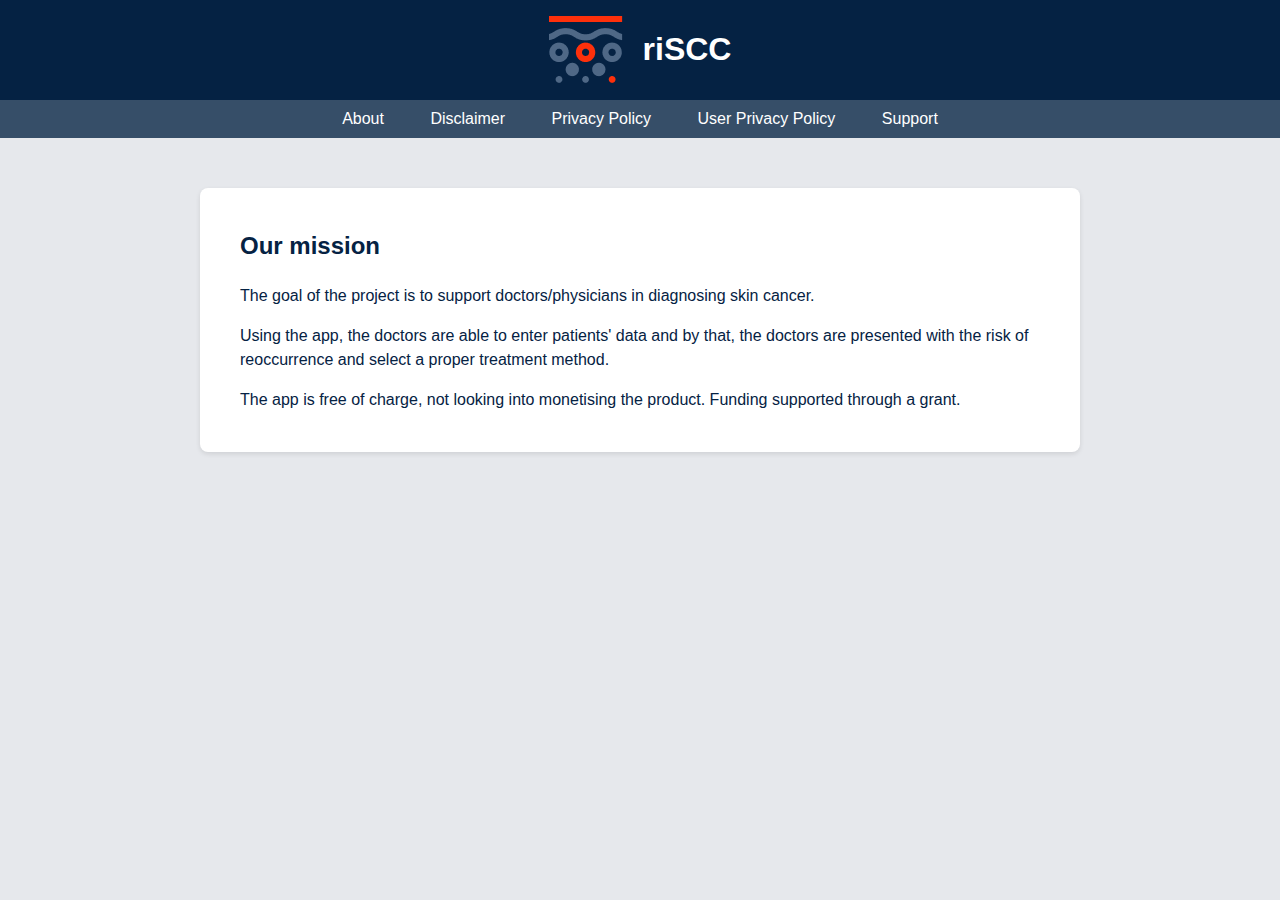
<file: public/index.html>
<!DOCTYPE html>
<html lang="en">
  <head>
    <meta charset="UTF-8" />
    <meta name="viewport" content="width=device-width, initial-scale=1.0" />
    <title>riSCC</title>
    <link rel="stylesheet" href="styles.css" />
    <style>
      h2,
      h3,
      h4,
      p {
        color: #052243;
        line-height: 1.5;
        margin-top: 0;
      }
      h1 {
        padding-left: 20px;
      }
      #last {
        margin-bottom: 0;
      }
    </style>
  </head>
  <body>
    <header>
      <img src="./Layer_1.png" alt="riSCC icon.png" />
      <h1>riSCC</h1>
    </header>

    <nav>
      <a href="index.html">About</a>
      <a href="disclaimer.html">Disclaimer</a>
      <a href="PrivacyPolicy.html">Privacy Policy</a>
      <a href="userPrivacyPolicy.html">User Privacy Policy</a>
      <a href="support.html">Support</a>
    </nav>

    <div class="container">
      <h2>Our mission</h2>

      <p>
        The goal of the project is to support doctors/physicians in diagnosing
        skin cancer.
      </p>
      <p>
        Using the app, the doctors are able to enter patients' data and by that,
        the doctors are presented with the risk of reoccurrence and select a
        proper treatment method.
      </p>
      <p id="last">
        The app is free of charge, not looking into monetising the product.
        Funding supported through a grant.
      </p>
    </div>
  </body>
</html>
</file>
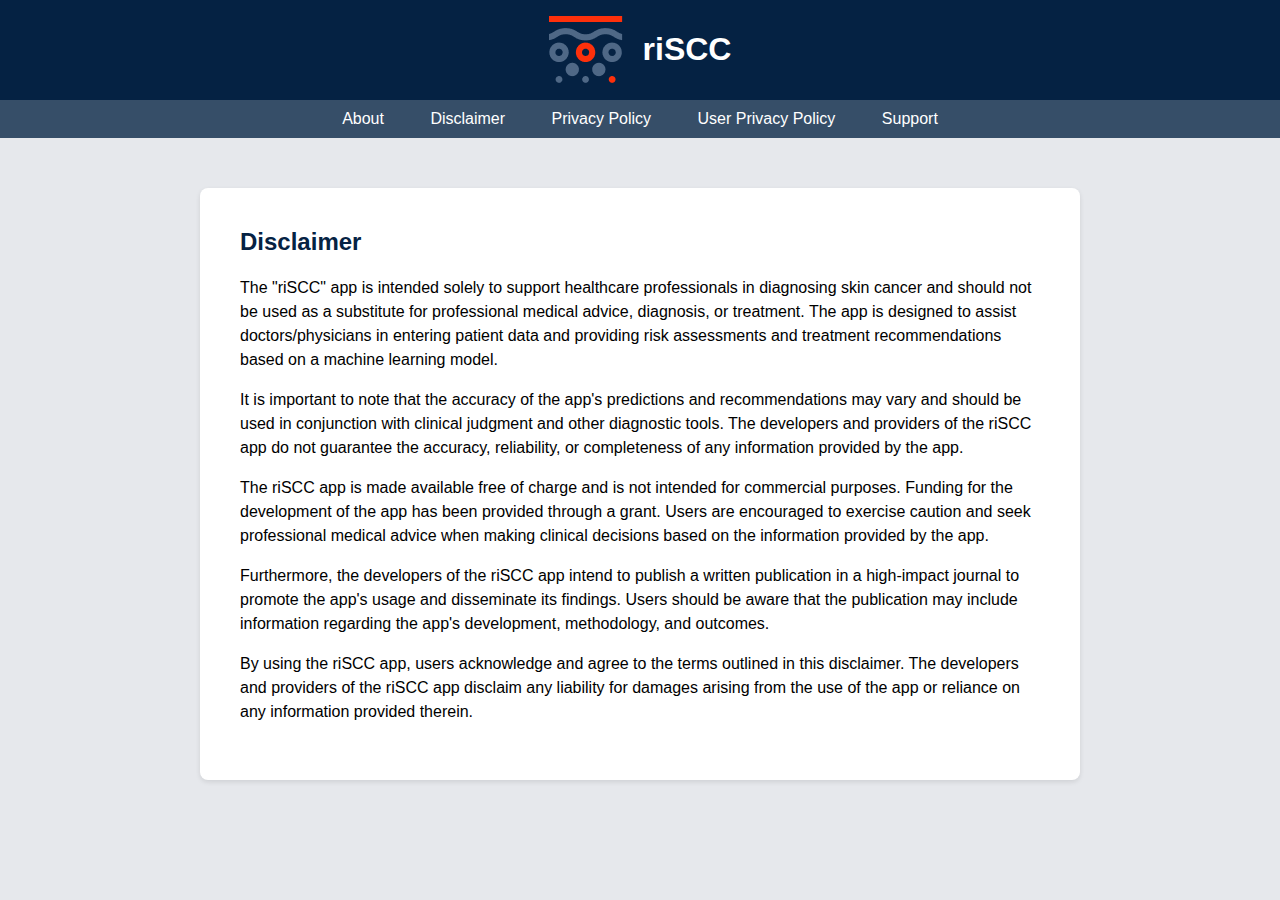
<file: public/disclaimer.html>
<!DOCTYPE html>
<html lang="en">
  <head>
    <meta charset="UTF-8" />
    <meta name="viewport" content="width=device-width, initial-scale=1.0" />
    <title>riSCC</title>
    <link rel="stylesheet" href="styles.css" />
    <style>
      header {
        background-color: #052243;
        color: #fff;
        padding: 10px 20px;
        justify-content: center;
        display: flex;
      }
      nav {
        background-color: #364e68;
        padding: 10px;
        text-align: center;
      }
      nav a {
        color: #fff;
        text-decoration: none;
        padding: 8px 16px;
        margin: 0 5px;
        border-radius: 5px;
        transition: background-color 0.3s ease;
      }
      nav a:hover {
        background-color: #697a8e;
      }
      .container {
        max-width: 800px;
        margin: 50px auto;
        padding: 40px;
        background-color: #fff;
        border-radius: 8px;
        box-shadow: 0 2px 5px rgba(0, 0, 0, 0.1);
      }
      h2 {
        color: #052243;
        margin-top: 0px;
      }
      p {
        line-height: 1.5;
      }
      .disclaimer {
        margin-top: 20px;
      }
      img {
        float: left;
        align-self: center;
      }
      h1 {
        padding-left: 20px;
      }
    </style>
  </head>
  <body>
    <header>
      <img src="./Layer_1.png" alt="riSCC icon.png" />
      <h1>riSCC</h1>
    </header>

    <nav>
      <a href="index.html">About</a>
      <a href="disclaimer.html">Disclaimer</a>
      <a href="PrivacyPolicy.html">Privacy Policy</a>
      <a href="userPrivacyPolicy.html">User Privacy Policy</a>
      <a href="support.html">Support</a>
    </nav>
    <div class="container">
      <h2>Disclaimer</h2>
      <div class="disclaimer">
        <p>
          The "riSCC" app is intended solely to support healthcare professionals
          in diagnosing skin cancer and should not be used as a substitute for
          professional medical advice, diagnosis, or treatment. The app is
          designed to assist doctors/physicians in entering patient data and
          providing risk assessments and treatment recommendations based on a
          machine learning model.
        </p>
        <p>
          It is important to note that the accuracy of the app's predictions and
          recommendations may vary and should be used in conjunction with
          clinical judgment and other diagnostic tools. The developers and
          providers of the riSCC app do not guarantee the accuracy, reliability,
          or completeness of any information provided by the app.
        </p>
        <p>
          The riSCC app is made available free of charge and is not intended for
          commercial purposes. Funding for the development of the app has been
          provided through a grant. Users are encouraged to exercise caution and
          seek professional medical advice when making clinical decisions based
          on the information provided by the app.
        </p>
        <p>
          Furthermore, the developers of the riSCC app intend to publish a
          written publication in a high-impact journal to promote the app's
          usage and disseminate its findings. Users should be aware that the
          publication may include information regarding the app's development,
          methodology, and outcomes.
        </p>
        <p>
          By using the riSCC app, users acknowledge and agree to the terms
          outlined in this disclaimer. The developers and providers of the riSCC
          app disclaim any liability for damages arising from the use of the app
          or reliance on any information provided therein.
        </p>
      </div>
    </div>
  </body>
</html>
</file>
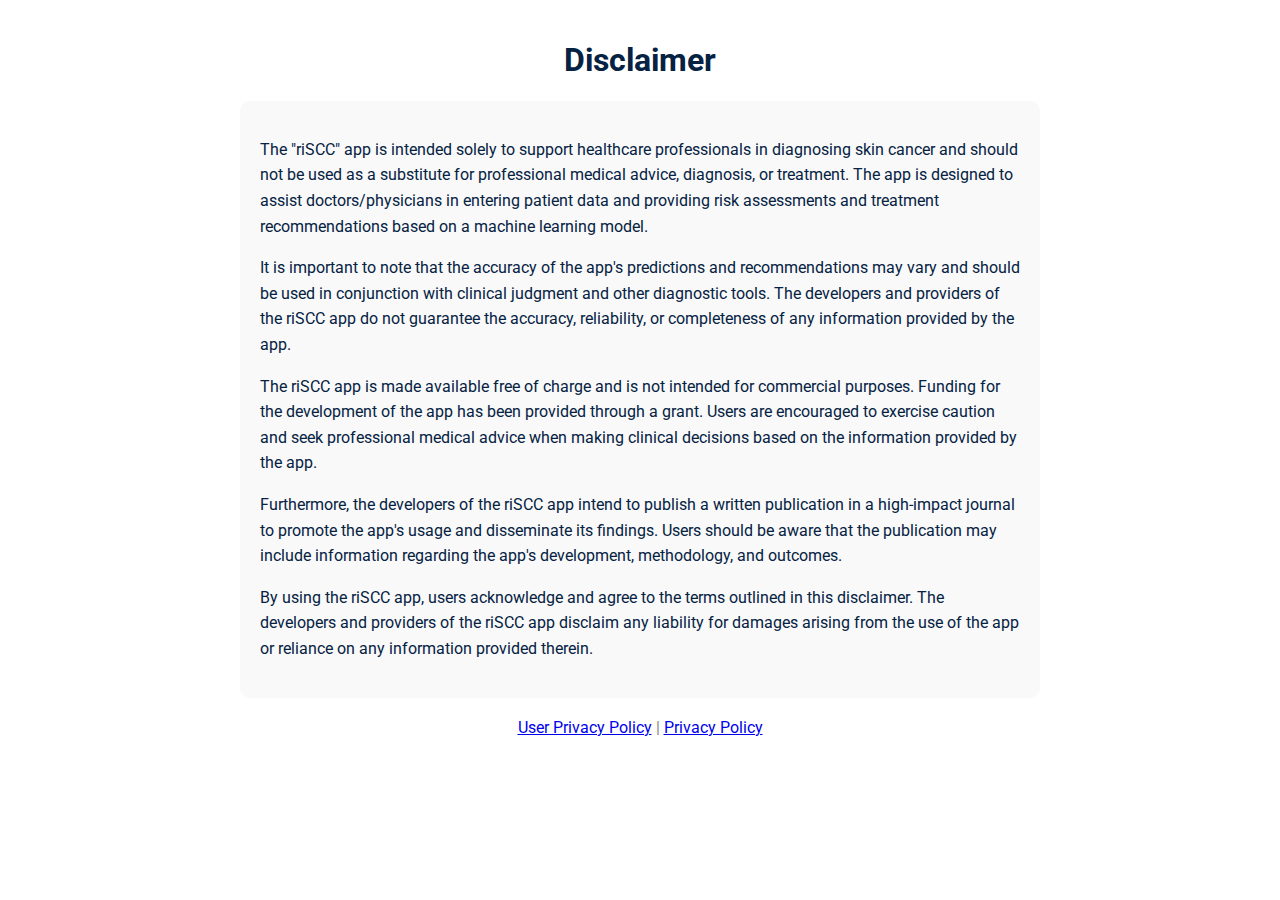
<file: public/disclamer.html>
<!DOCTYPE html>
<html lang="en">
  <head>
    <meta charset="UTF-8" />
    <meta name="viewport" content="width=device-width, initial-scale=1.0" />
    <title>riSCC App Disclaimer</title>
    <link
      href="https://fonts.googleapis.com/css2?family=Roboto&display=swap"
      rel="stylesheet"
    />
    <style>
      body {
        font-family: "Roboto", sans-serif;
        margin: 0;
        padding: 20px;
        color: #052243;
      }
      .container {
        max-width: 800px;
        margin: auto;
      }
      h1 {
        color: #052243;
        text-align: center;
      }
      p {
        line-height: 1.6;
      }
      .disclaimer {
        background: #f9f9f9;
        border-radius: 10px;
        padding: 20px;
        margin-top: 20px;
      }
      .footer {
        margin-top: 20px;
        text-align: center;
        color: #888;
      }
    </style>
  </head>
  <body>
    <div class="container">
      <h1>Disclaimer</h1>
      <div class="disclaimer">
        <p>
          The "riSCC" app is intended solely to support healthcare professionals
          in diagnosing skin cancer and should not be used as a substitute for
          professional medical advice, diagnosis, or treatment. The app is
          designed to assist doctors/physicians in entering patient data and
          providing risk assessments and treatment recommendations based on a
          machine learning model.
        </p>
        <p>
          It is important to note that the accuracy of the app's predictions and
          recommendations may vary and should be used in conjunction with
          clinical judgment and other diagnostic tools. The developers and
          providers of the riSCC app do not guarantee the accuracy, reliability,
          or completeness of any information provided by the app.
        </p>
        <p>
          The riSCC app is made available free of charge and is not intended for
          commercial purposes. Funding for the development of the app has been
          provided through a grant. Users are encouraged to exercise caution and
          seek professional medical advice when making clinical decisions based
          on the information provided by the app.
        </p>
        <p>
          Furthermore, the developers of the riSCC app intend to publish a
          written publication in a high-impact journal to promote the app's
          usage and disseminate its findings. Users should be aware that the
          publication may include information regarding the app's development,
          methodology, and outcomes.
        </p>
        <p>
          By using the riSCC app, users acknowledge and agree to the terms
          outlined in this disclaimer. The developers and providers of the riSCC
          app disclaim any liability for damages arising from the use of the app
          or reliance on any information provided therein.
        </p>
      </div>
      <div class="footer">
        <a
          href="https://risccfb.firebaseapp.com/userPrivacyPolicy.html"
          target="_blank"
          >User Privacy Policy</a
        >
        |
        <a
          href="https://risccfb.firebaseapp.com/PrivacyPolicy.html"
          target="_blank"
          >Privacy Policy</a
        >
      </div>
    </div>
  </body>
</html>
</file>
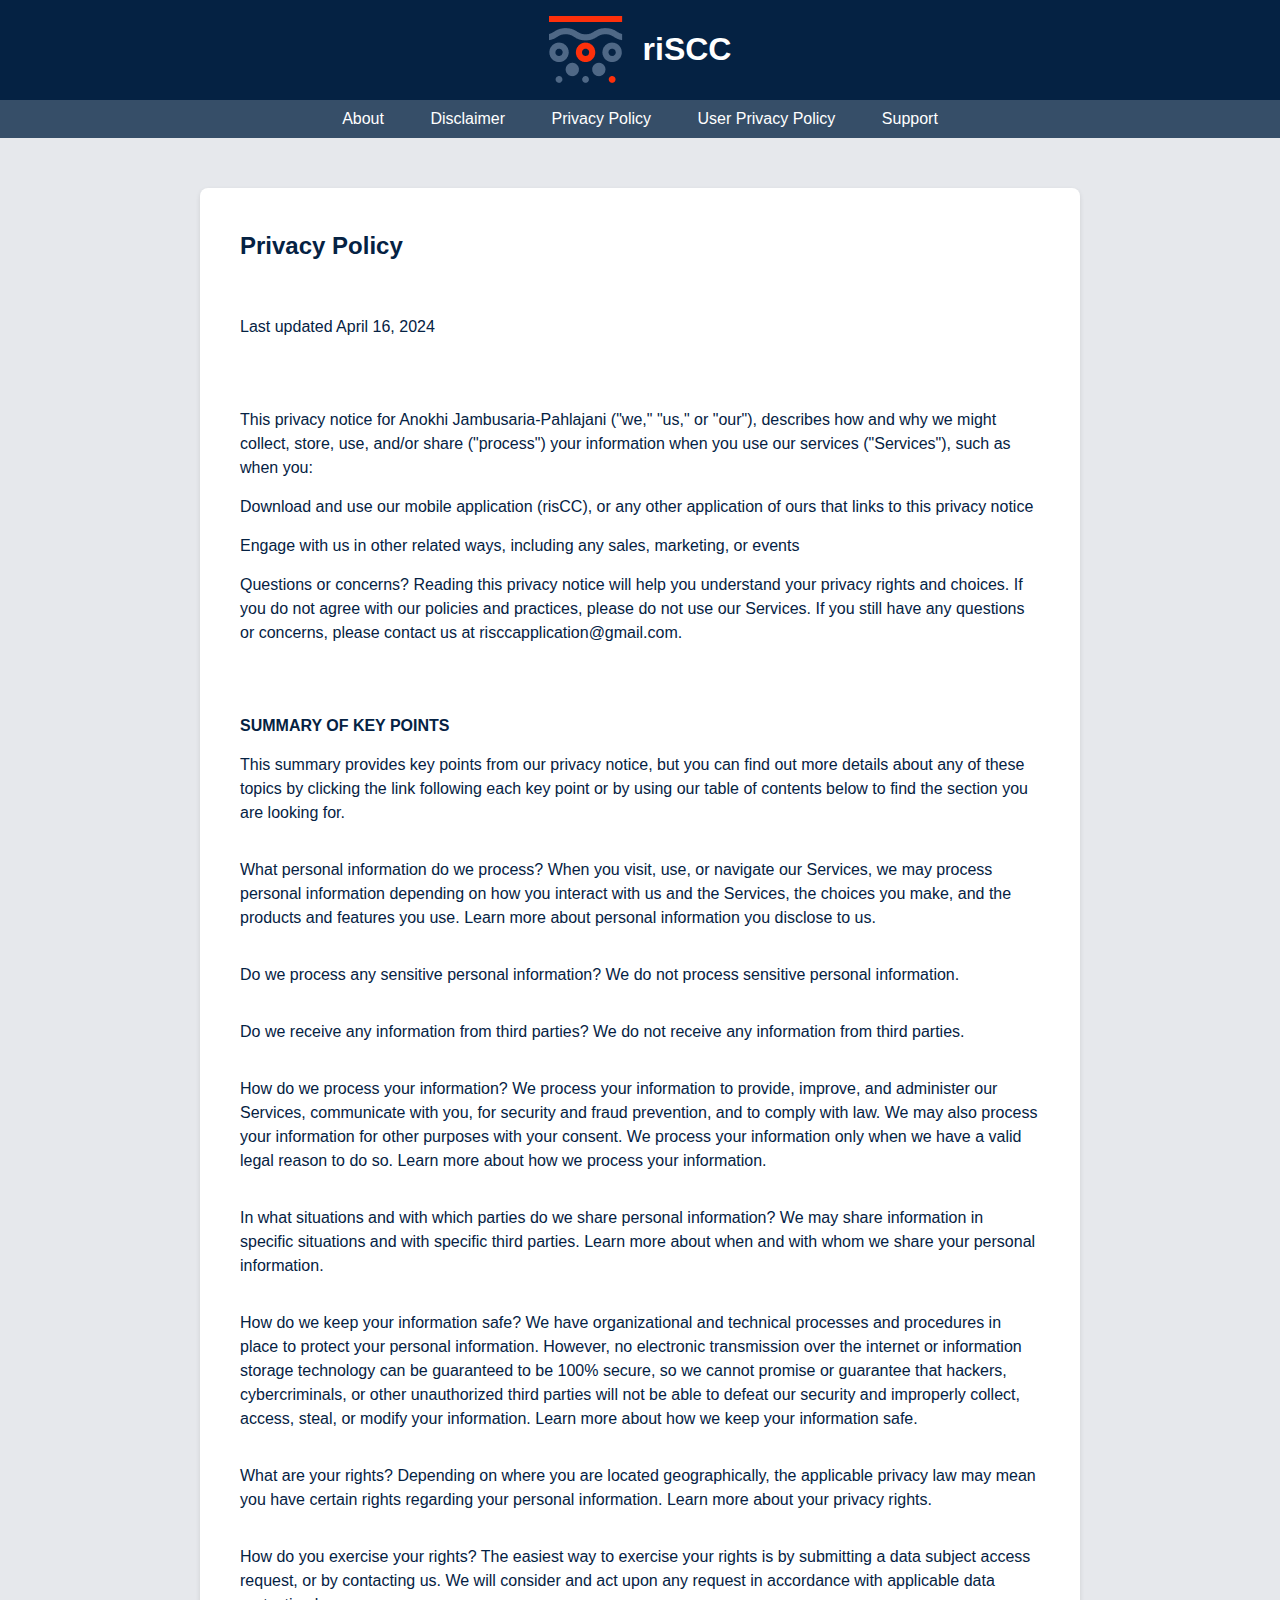
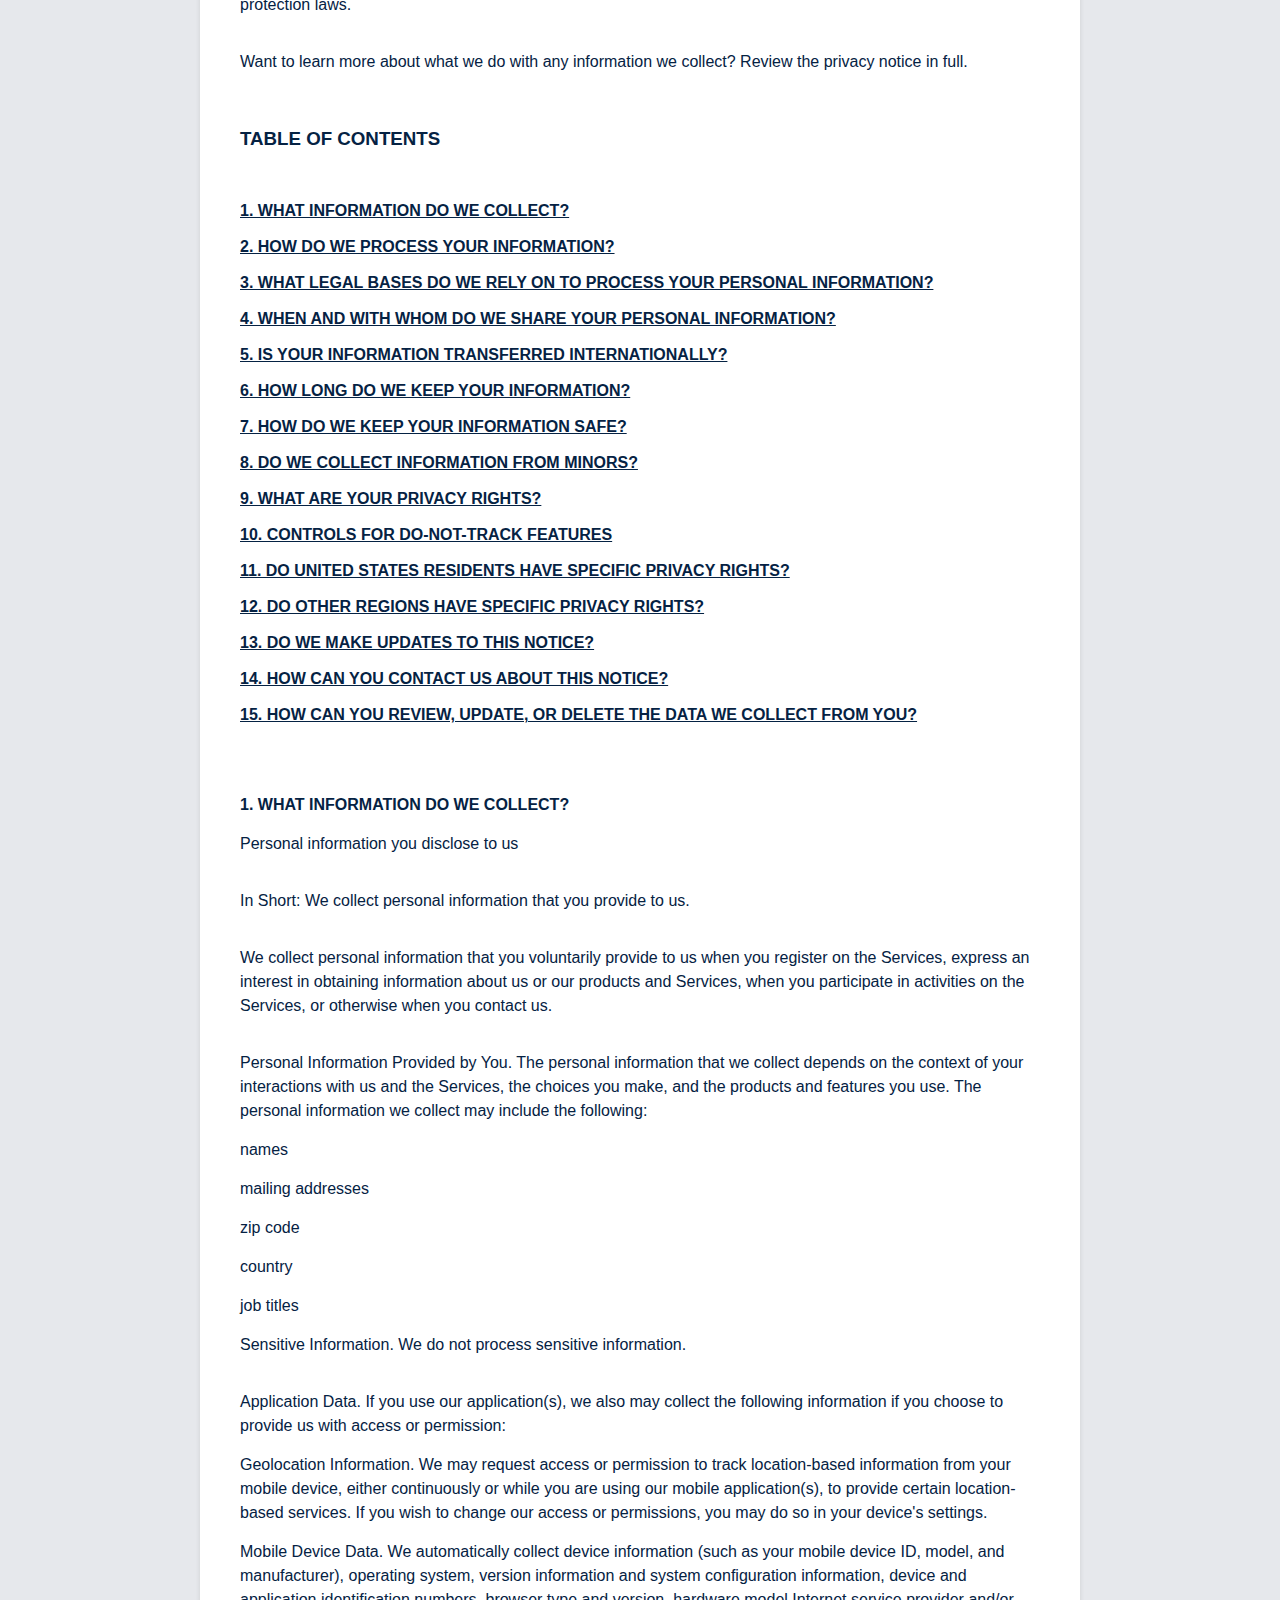
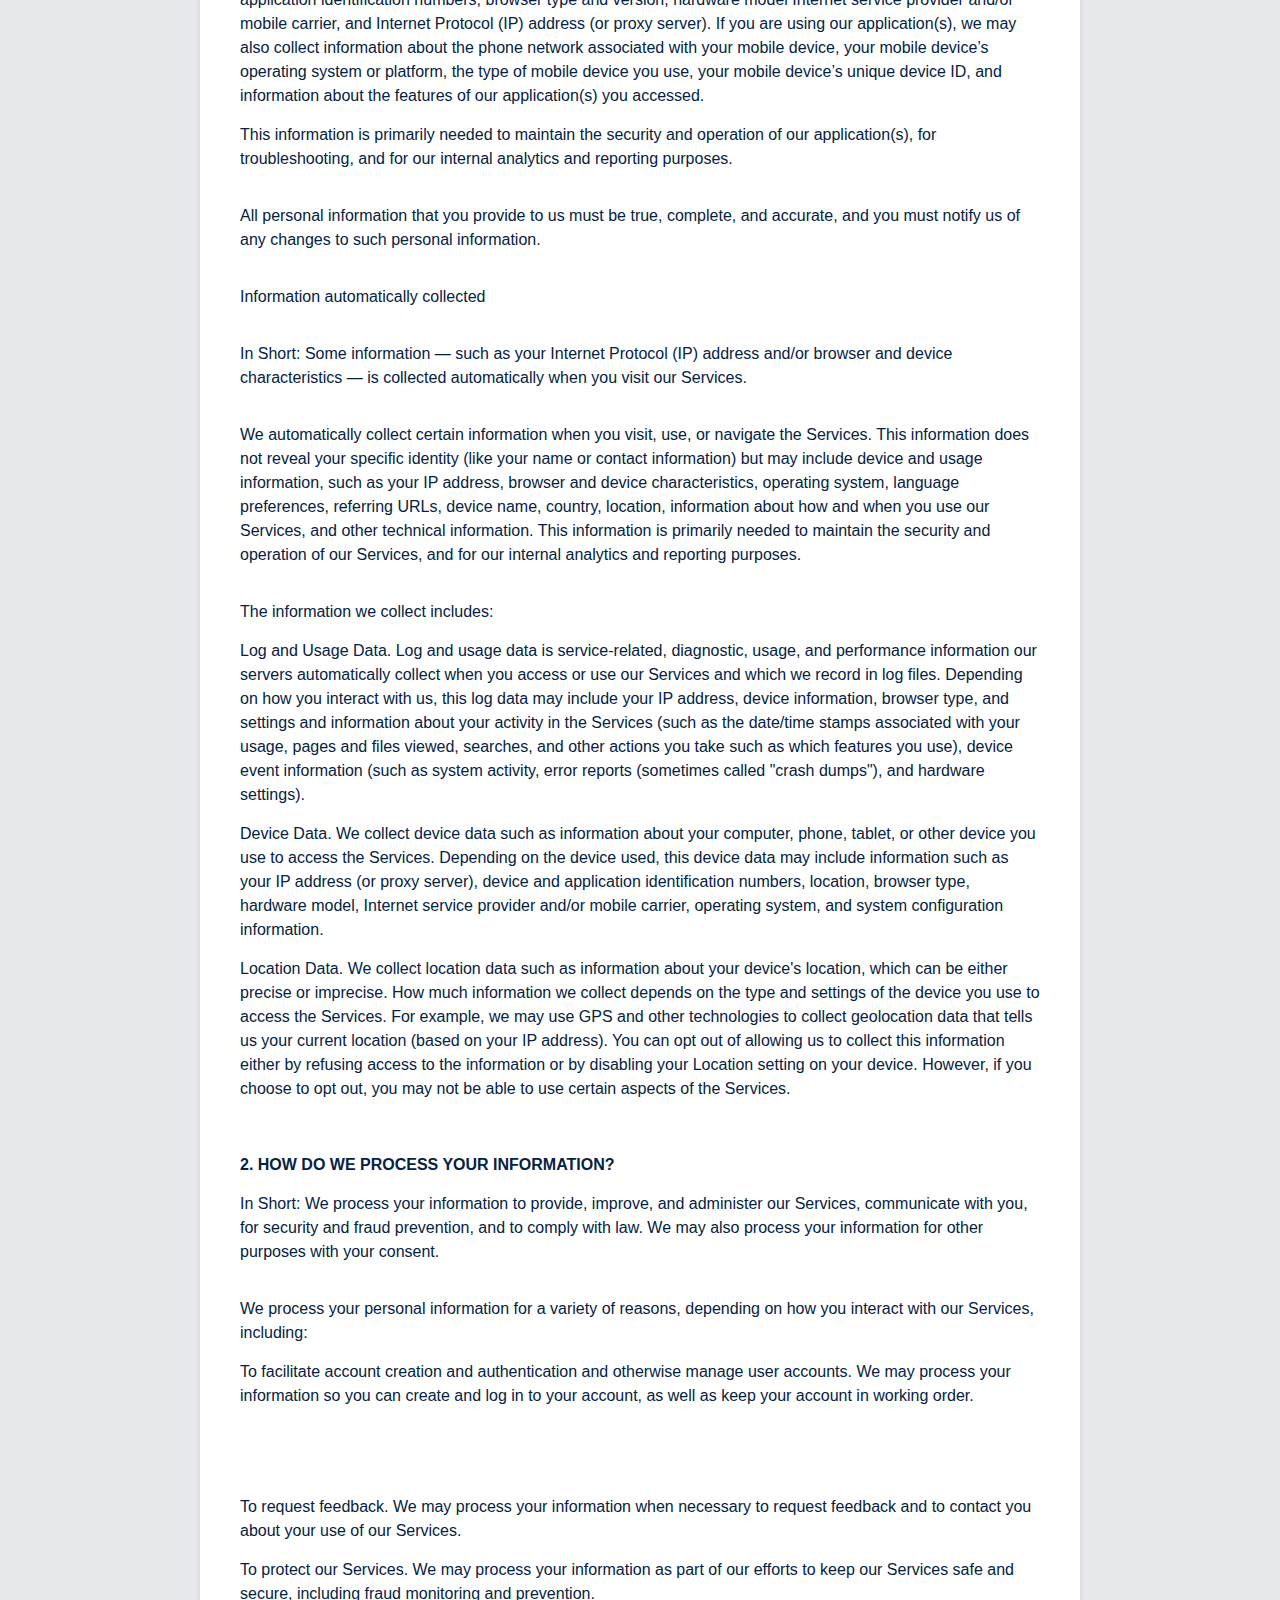
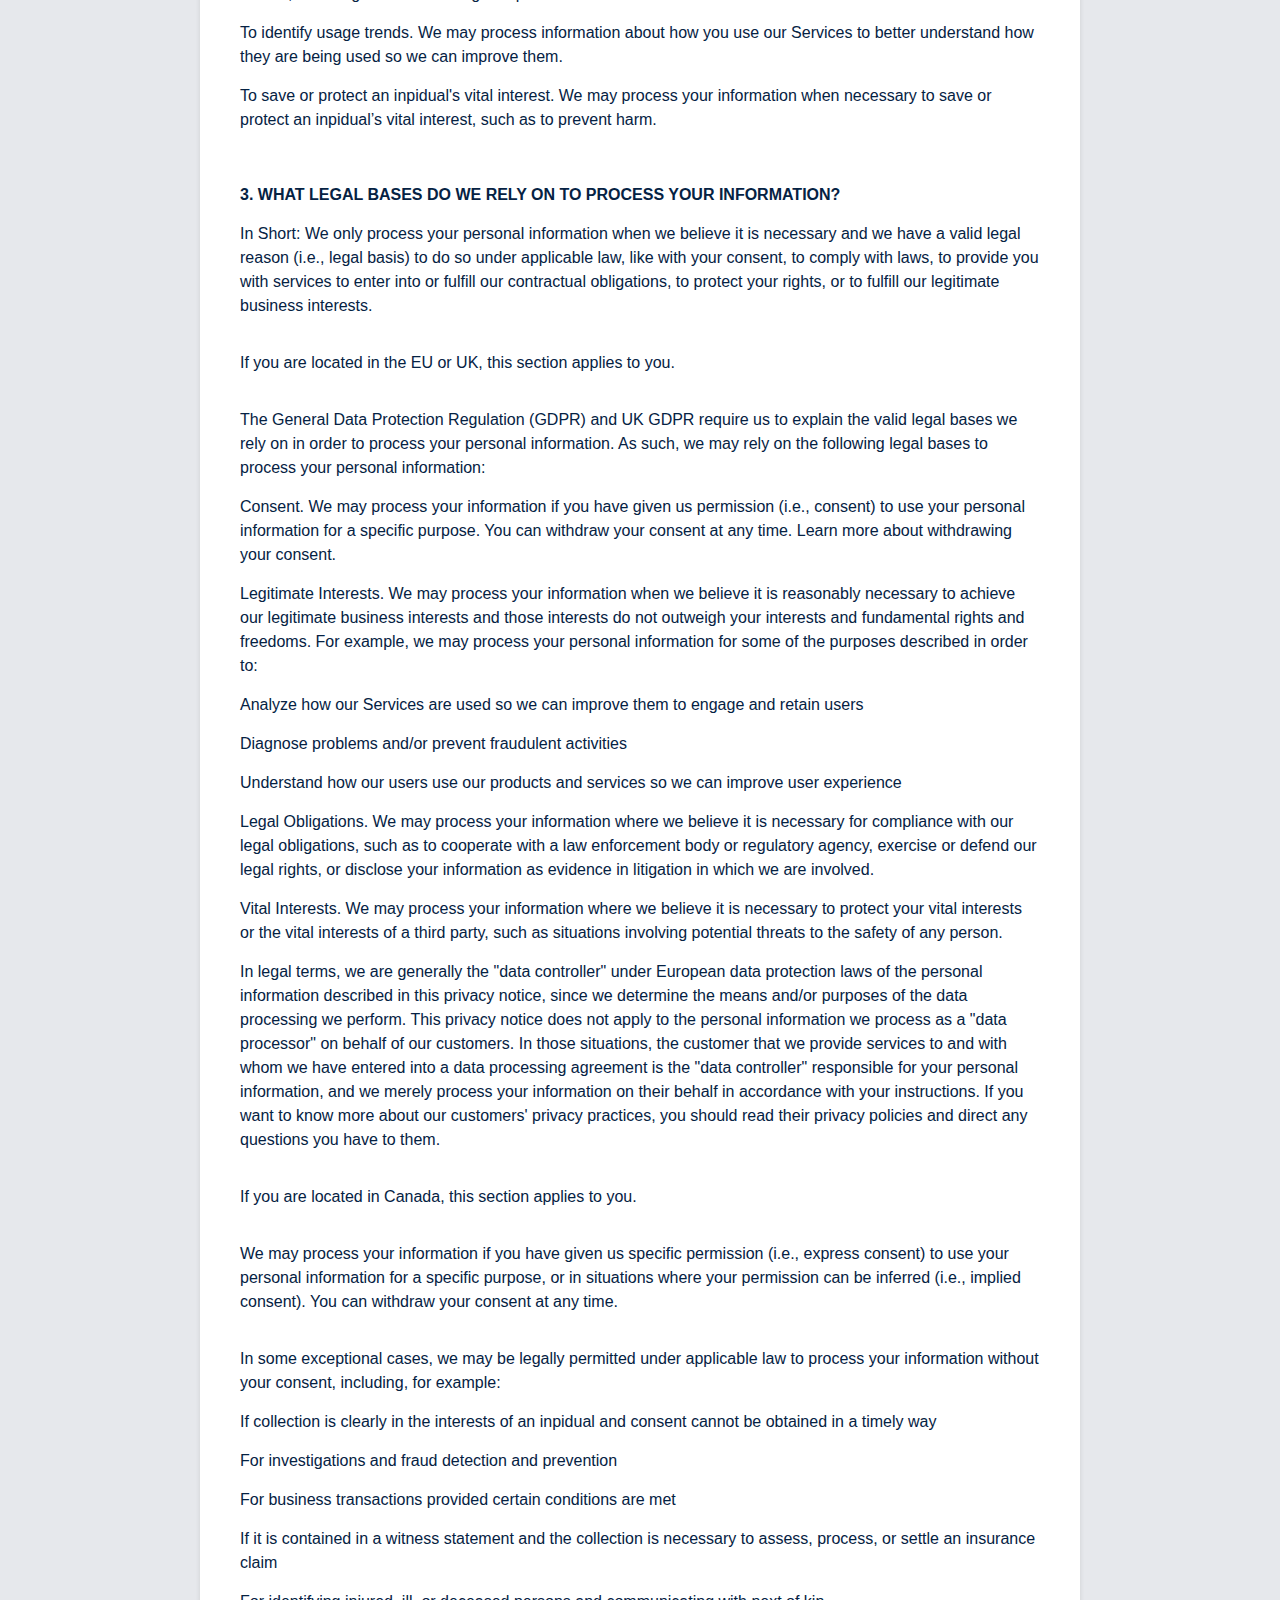
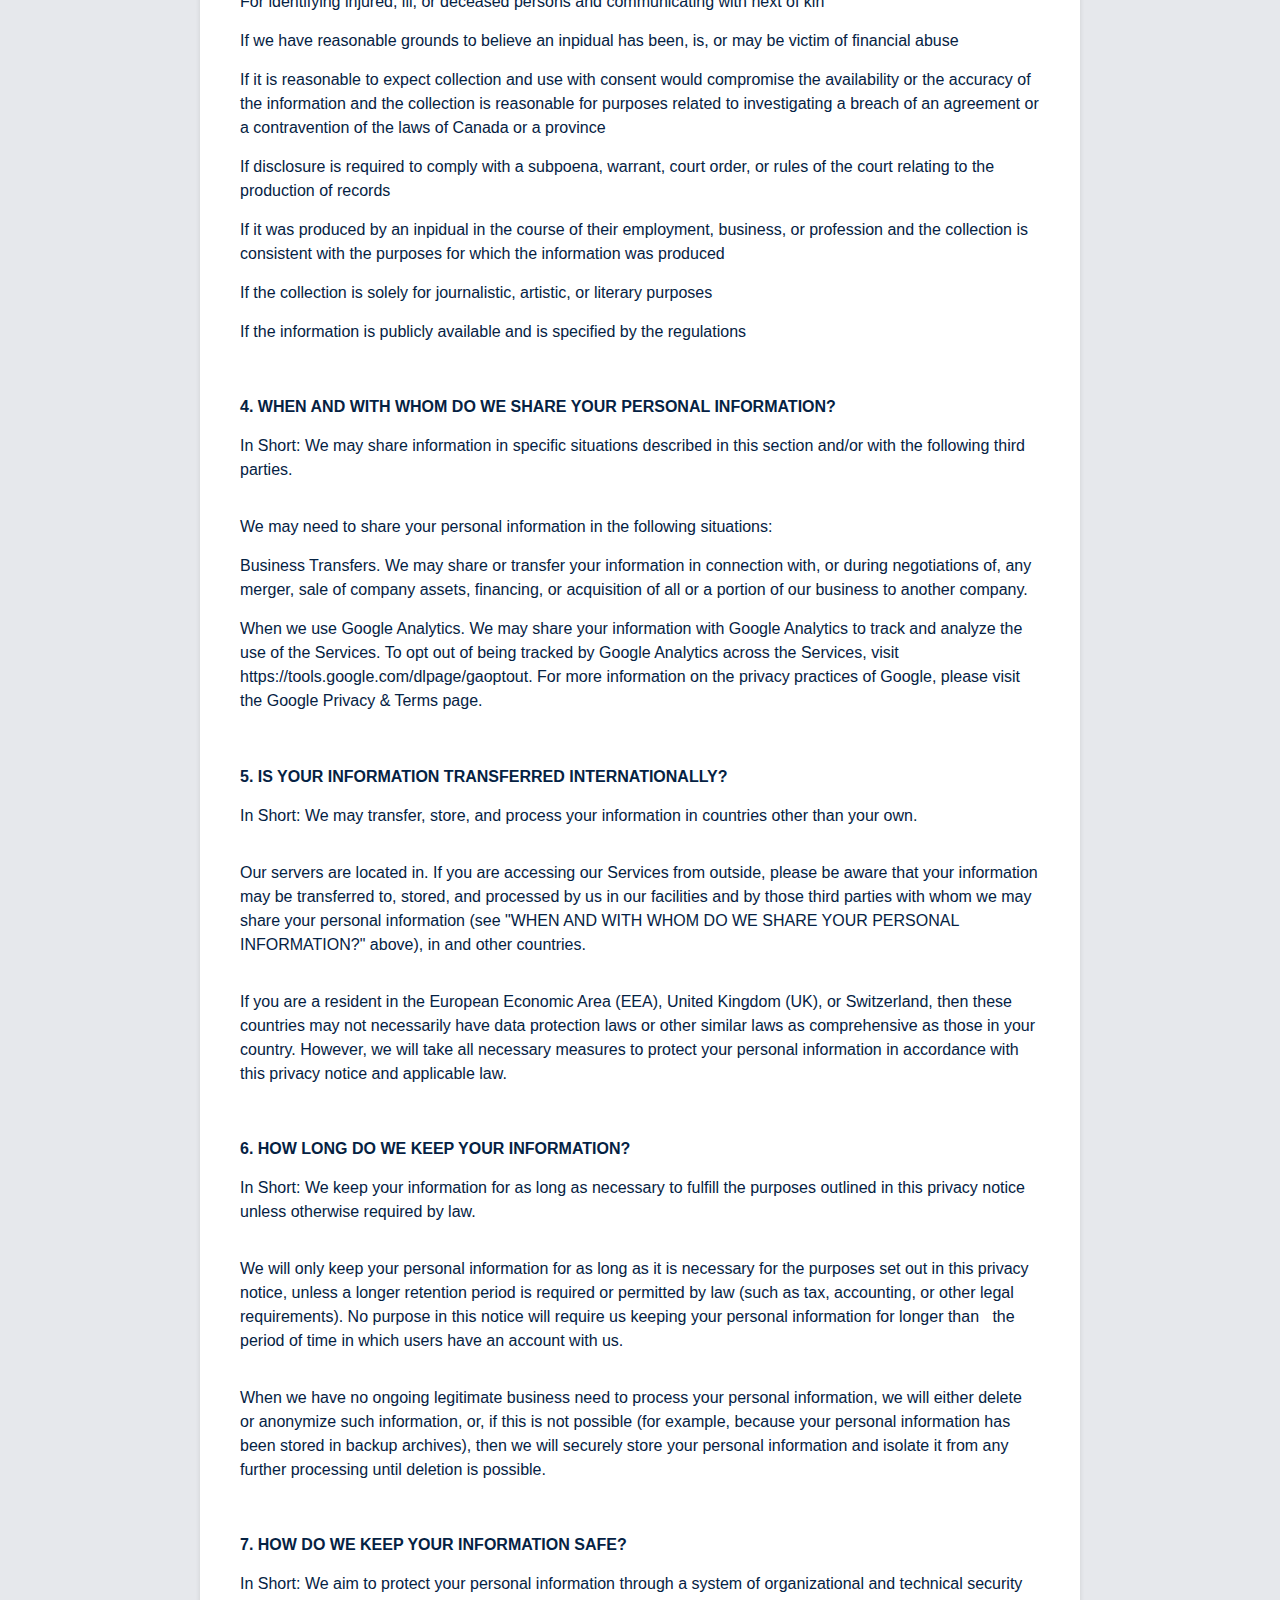
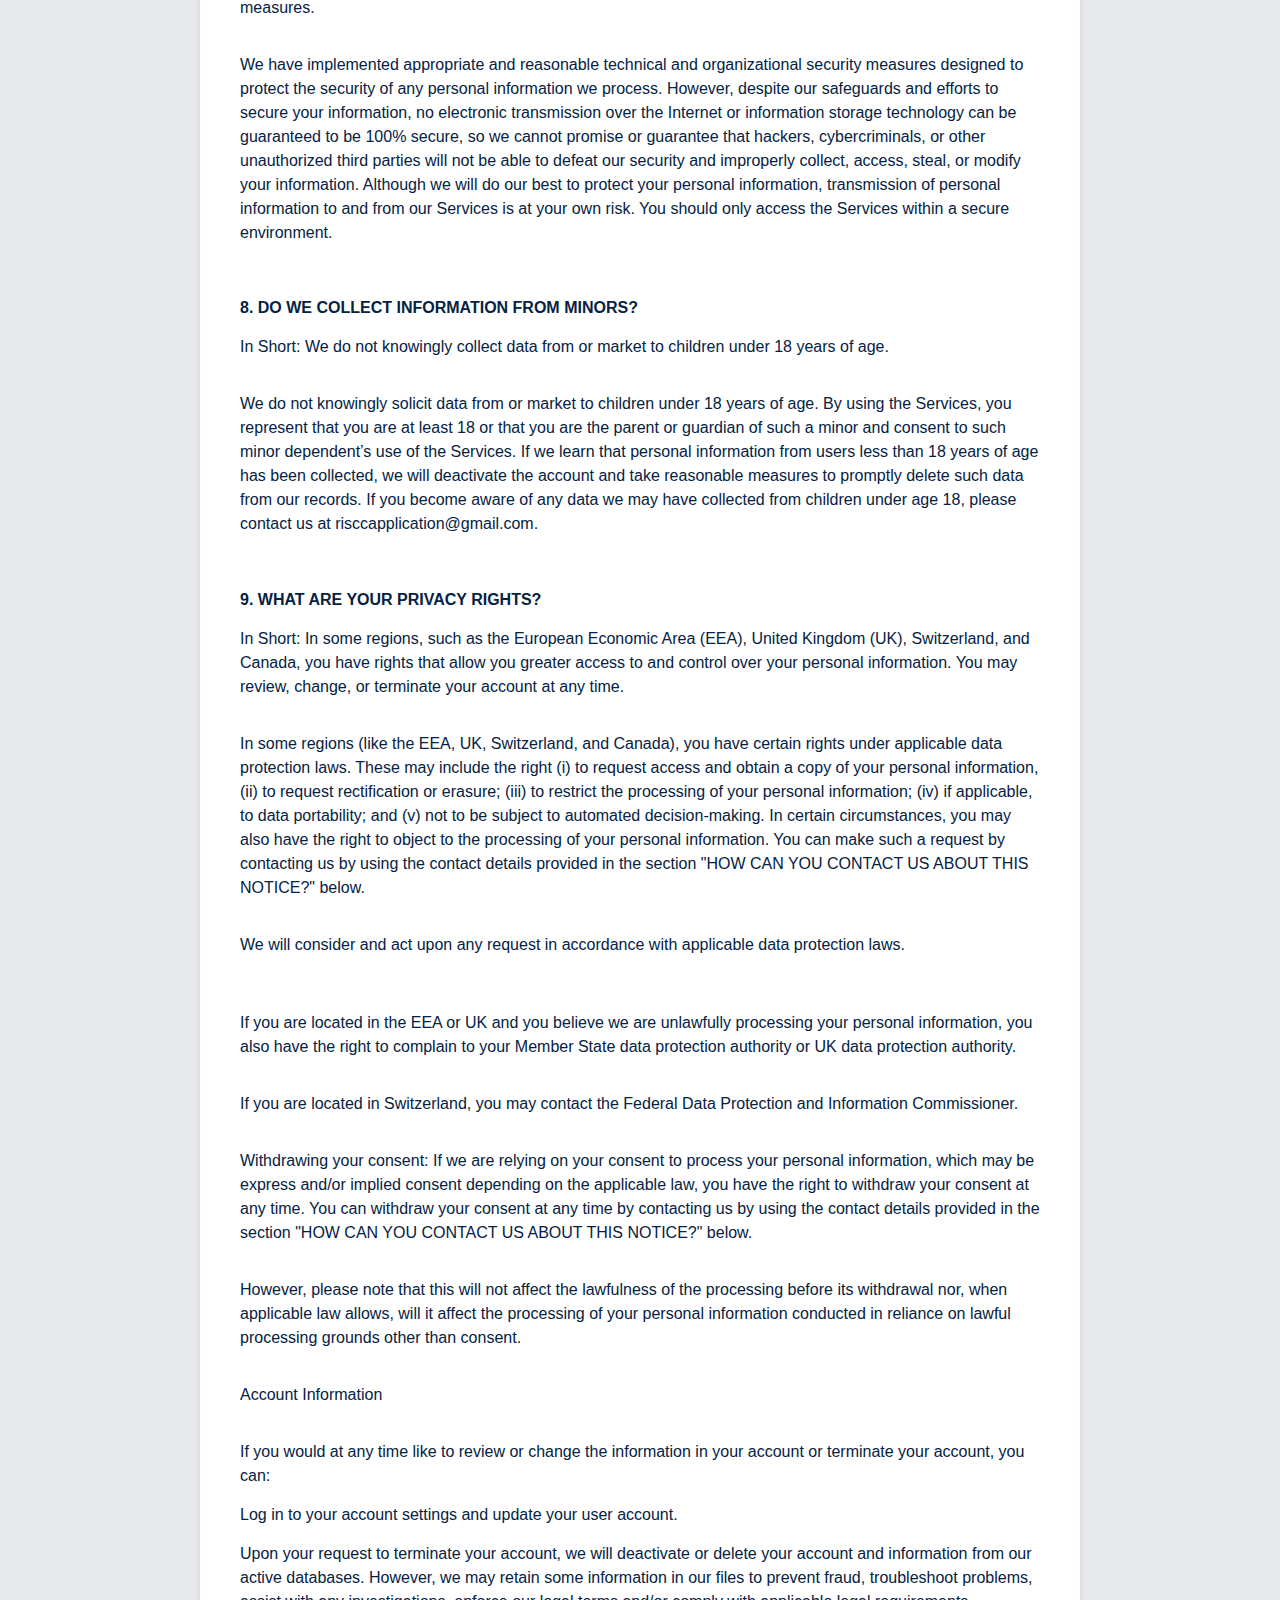
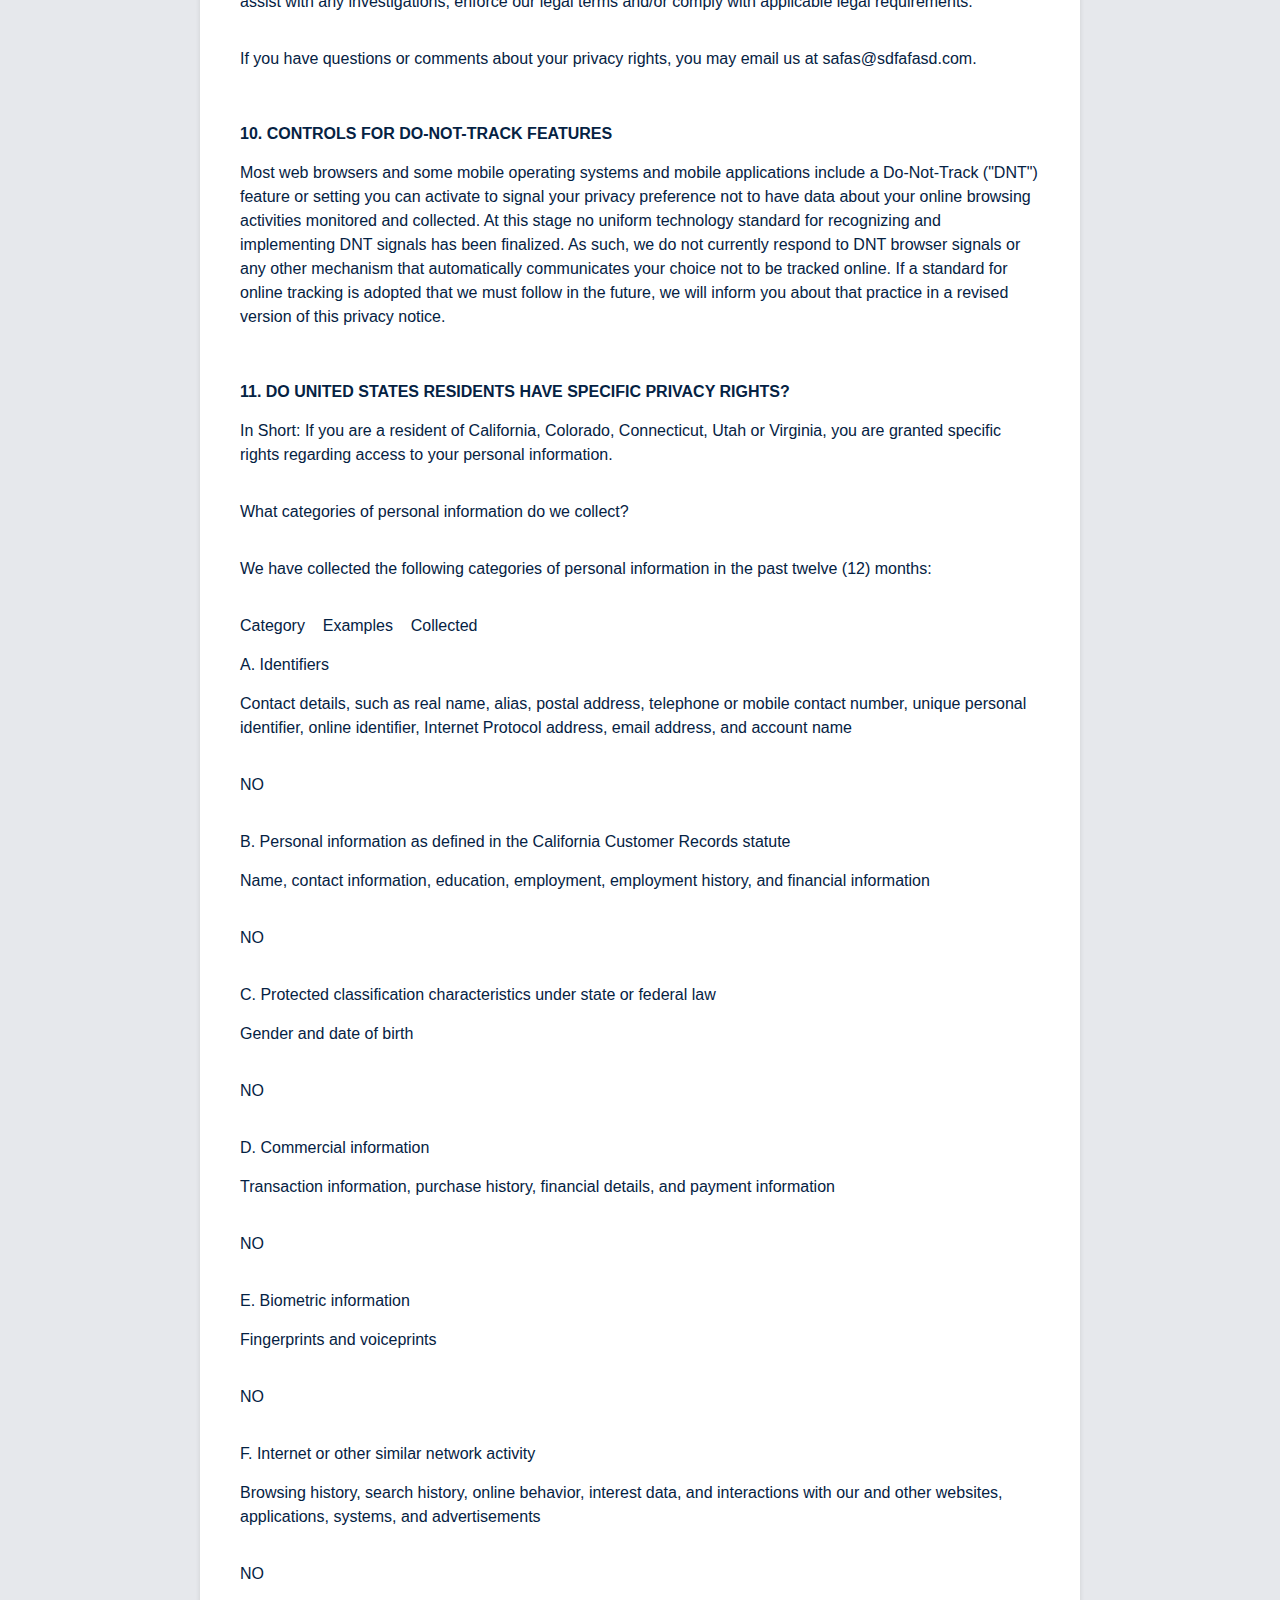
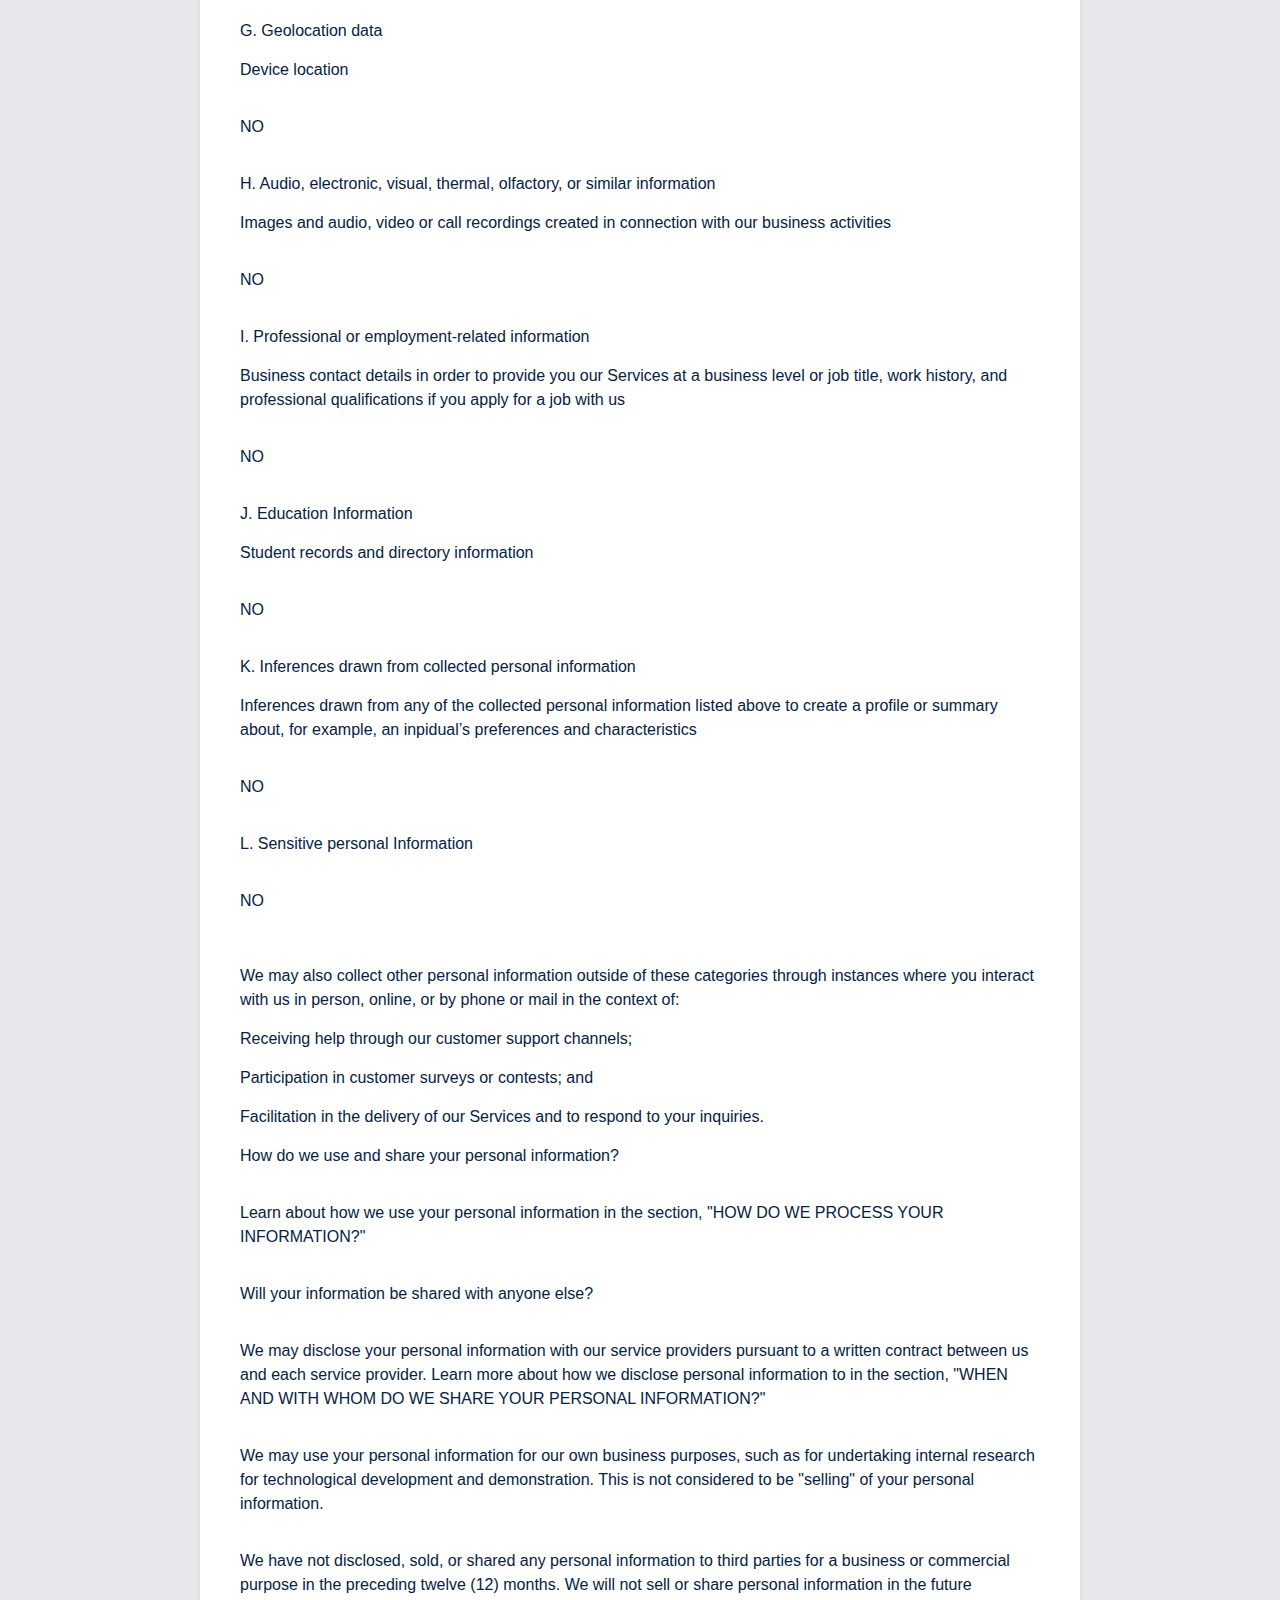
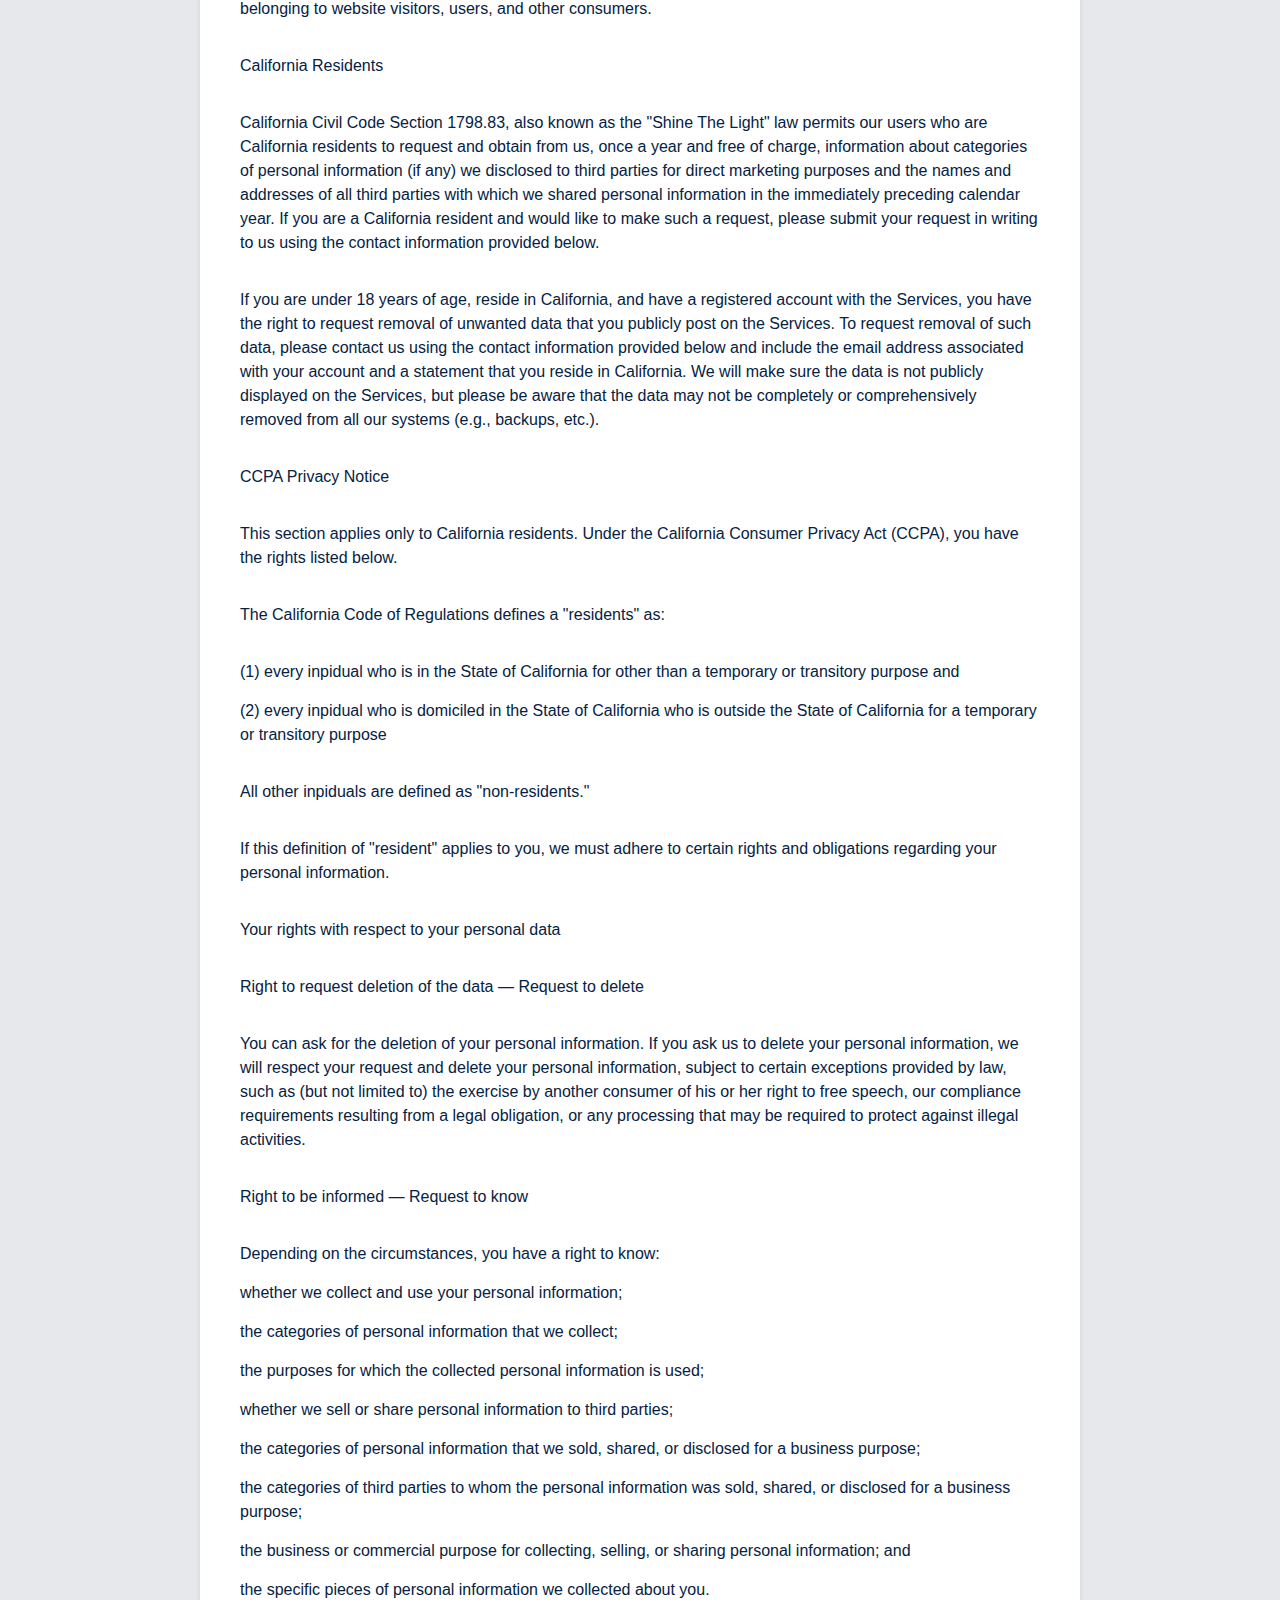
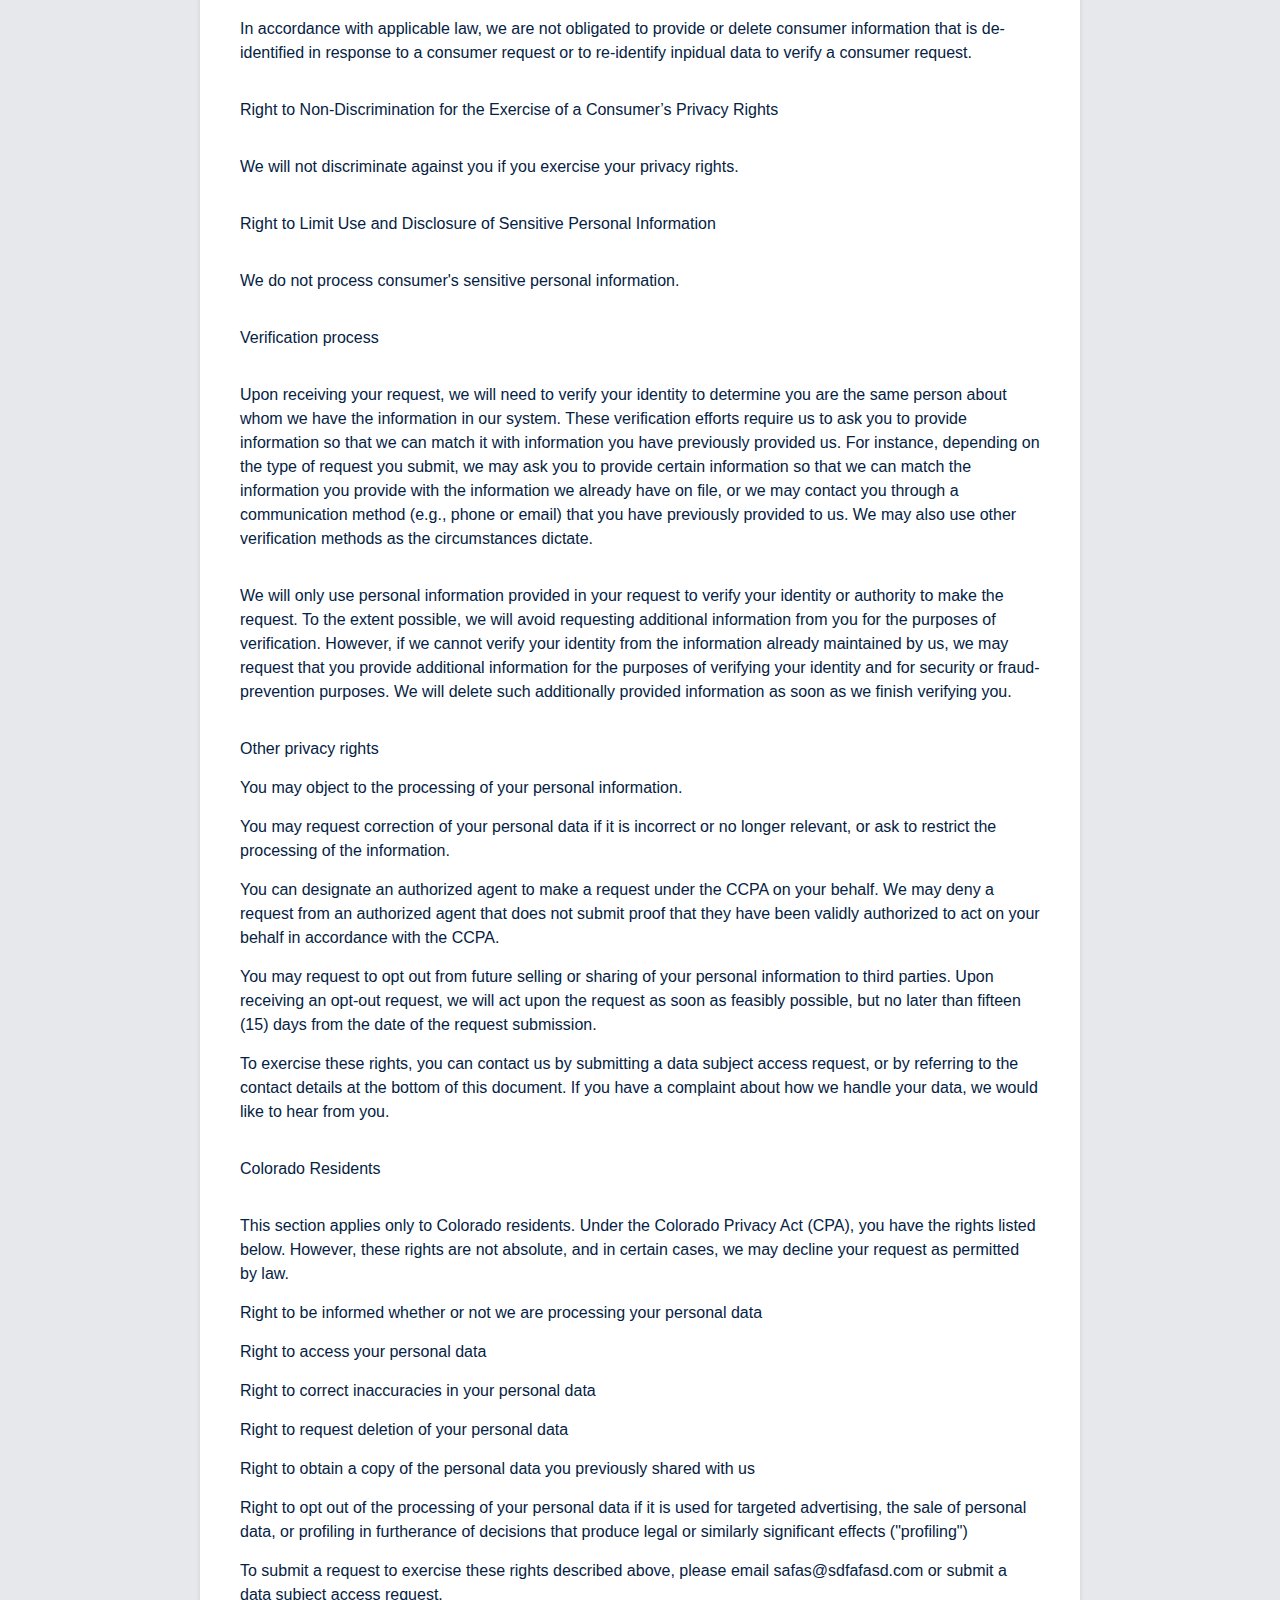
<file: public/PrivacyPolicy.html>
<!DOCTYPE html>
<html lang="en">
  <head>
    <meta charset="UTF-8" />
    <meta name="viewport" content="width=device-width, initial-scale=1.0" />
    <title>Privacy Policy Preview</title>
    <link rel="stylesheet" href="styles.css" />
    <style>
      h1 {
        padding-left: 20px;
      }
      h2,
      h3,
      p {
        color: #052243;
        line-height: 1.5;
        margin-top: 0;
        margin-bottom: 15px;
      }
      h4 {
        color: #052243;
        margin-bottom: 0;
      }
      ul {
        list-style-type: none;
        padding-left: 0;
        color: #052243;
        text-decoration: inherit;
        font-weight: 600;
        margin-bottom: 15px;
      }
      ul a:hover,
      ul a:link,
      ul a:visited{
        text-decoration: underline;
        color: #052243;
      }
    </style>
  </head>
  <body>
    <header>
      <img src="./Layer_1.png" alt="riSCC icon.png" />
      <h1 id="title">riSCC</h1>
    </header>

    <nav>
      <a href="index.html">About</a>
      <a href="disclaimer.html">Disclaimer</a>
      <a href="PrivacyPolicy.html">Privacy Policy</a>
      <a href="userPrivacyPolicy.html">User Privacy Policy</a>
      <a href="support.html">Support</a>
    </nav>
    <div class="container">
      <div>
        <h2>Privacy Policy</h2>
        <br /><br />
        <p>Last updated April 16, 2024</p>
        <br /><br /><br />
        <p>
          This privacy notice for Anokhi Jambusaria-Pahlajani ("we," "us," or
          "our"), describes how and why we might collect, store, use, and/or
          share ("process") your information when you use our services
          ("Services"), such as when you:
        </p>
        <p>
          Download and use our mobile application (risCC), or any other
          application of ours that links to this privacy notice
        </p>
        <p>
          Engage with us in other related ways, including any sales, marketing,
          or events
        </p>
        <p>
          Questions or concerns? Reading this privacy notice will help you
          understand your privacy rights and choices. If you do not agree with
          our policies and practices, please do not use our Services. If you
          still have any questions or concerns, please contact us at
          risccapplication@gmail.com.
        </p>
        <br /><br />
        <h4>SUMMARY OF KEY POINTS</h4>
        <br />
        <p>
          This summary provides key points from our privacy notice, but you can
          find out more details about any of these topics by clicking the link
          following each key point or by using our table of contents below to
          find the section you are looking for.
        </p>
        <br />
        <p>
          What personal information do we process? When you visit, use, or
          navigate our Services, we may process personal information depending
          on how you interact with us and the Services, the choices you make,
          and the products and features you use. Learn more about personal
          information you disclose to us.
        </p>
        <br />
        <p>
          Do we process any sensitive personal information? We do not process
          sensitive personal information.
        </p>
        <br />
        <p>
          Do we receive any information from third parties? We do not receive
          any information from third parties.
        </p>
        <br />
        <p>
          How do we process your information? We process your information to
          provide, improve, and administer our Services, communicate with you,
          for security and fraud prevention, and to comply with law. We may also
          process your information for other purposes with your consent. We
          process your information only when we have a valid legal reason to do
          so. Learn more about how we process your information.
        </p>
        <br />
        <p>
          In what situations and with which parties do we share personal
          information? We may share information in specific situations and with
          specific third parties. Learn more about when and with whom we share
          your personal information.
        </p>
        <br />
        <p>
          How do we keep your information safe? We have organizational and
          technical processes and procedures in place to protect your personal
          information. However, no electronic transmission over the internet or
          information storage technology can be guaranteed to be 100% secure, so
          we cannot promise or guarantee that hackers, cybercriminals, or other
          unauthorized third parties will not be able to defeat our security and
          improperly collect, access, steal, or modify your information. Learn
          more about how we keep your information safe.
        </p>
        <br />
        <p>
          What are your rights? Depending on where you are located
          geographically, the applicable privacy law may mean you have certain
          rights regarding your personal information. Learn more about your
          privacy rights.
        </p>
        <br />
        <p>
          How do you exercise your rights? The easiest way to exercise your
          rights is by submitting a data subject access request, or by
          contacting us. We will consider and act upon any request in accordance
          with applicable data protection laws.
        </p>
        <br />
        <p>
          Want to learn more about what we do with any information we collect?
          Review the privacy notice in full.
        </p>
        <br /><br />
        <h3 id="GoBack">TABLE OF CONTENTS</h3>
        <br />
        <ul id="list">
            <li><a href="#1">1. WHAT INFORMATION DO WE COLLECT?</a></li><br>
            <li><a href="#2">2. HOW DO WE PROCESS YOUR INFORMATION?</a></li><br>
            <li><a href="#3">
              3. WHAT LEGAL BASES DO WE RELY ON TO PROCESS YOUR PERSONAL INFORMATION?
            </a></li><br>
            <li><a href="#4">4. WHEN AND WITH WHOM DO WE SHARE YOUR PERSONAL INFORMATION?</a></li><br>
            <li><a href="#5">5. IS YOUR INFORMATION TRANSFERRED INTERNATIONALLY?</a></li><br>
            <li><a href="#6">6. HOW LONG DO WE KEEP YOUR INFORMATION?</a></li><br>
            <li><a href="#7">7. HOW DO WE KEEP YOUR INFORMATION SAFE?</a></li><br>
            <li><a href="#8">8. DO WE COLLECT INFORMATION FROM MINORS?</a></li><br>
            <li><a href="#9">9. WHAT ARE YOUR PRIVACY RIGHTS?</a></li><br>
            <li><a href="#10">10. CONTROLS FOR DO-NOT-TRACK FEATURES</a></li><br>
            <li><a href="#11">11. DO UNITED STATES RESIDENTS HAVE SPECIFIC PRIVACY RIGHTS?</a></li><br>
            <li><a href="#12">12. DO OTHER REGIONS HAVE SPECIFIC PRIVACY RIGHTS?</a></li><br>
            <li><a href="#13">13. DO WE MAKE UPDATES TO THIS NOTICE?</a></li><br>
            <li><a href="#14">14. HOW CAN YOU CONTACT US ABOUT THIS NOTICE?</a></li><br>
            <li><a href="#15">15. HOW CAN YOU REVIEW, UPDATE, OR DELETE THE DATA WE COLLECT FROM YOU?</a></li>
        </ul>
        
        <br /><br />
        <h4 id="1">1. WHAT INFORMATION DO WE COLLECT?</h4>
        <br />
        <p>Personal information you disclose to us</p>
        <br />
        <p>In Short: We collect personal information that you provide to us.</p>
        <br />
        <p>
          We collect personal information that you voluntarily provide to us
          when you register on the Services, express an interest in obtaining
          information about us or our products and Services, when you
          participate in activities on the Services, or otherwise when you
          contact us.
        </p>
        <br />
        <p>
          Personal Information Provided by You. The personal information that we
          collect depends on the context of your interactions with us and the
          Services, the choices you make, and the products and features you use.
          The personal information we collect may include the following:
        </p>
        <p>names</p>
        <p>mailing addresses</p>
        <p>zip code</p>
        <p>country</p>
        <p>job titles</p>
        <p>Sensitive Information. We do not process sensitive information.</p>
        <br />
        <p>
          Application Data. If you use our application(s), we also may collect
          the following information if you choose to provide us with access or
          permission:
        </p>
        <p>
          Geolocation Information. We may request access or permission to track
          location-based information from your mobile device, either
          continuously or while you are using our mobile application(s), to
          provide certain location-based services. If you wish to change our
          access or permissions, you may do so in your device's settings.
        </p>
        <p>
          Mobile Device Data. We automatically collect device information (such
          as your mobile device ID, model, and manufacturer), operating system,
          version information and system configuration information, device and
          application identification numbers, browser type and version, hardware
          model Internet service provider and/or mobile carrier, and Internet
          Protocol (IP) address (or proxy server). If you are using our
          application(s), we may also collect information about the phone
          network associated with your mobile device, your mobile device&rsquo;s
          operating system or platform, the type of mobile device you use, your
          mobile device&rsquo;s unique device ID, and information about the
          features of our application(s) you accessed.
        </p>
        <p>
          This information is primarily needed to maintain the security and
          operation of our application(s), for troubleshooting, and for our
          internal analytics and reporting purposes.
        </p>
        <br />
        <p>
          All personal information that you provide to us must be true,
          complete, and accurate, and you must notify us of any changes to such
          personal information.
        </p>
        <br />
        <p>Information automatically collected</p>
        <br />
        <p>
          In Short: Some information &mdash; such as your Internet Protocol (IP)
          address and/or browser and device characteristics &mdash; is collected
          automatically when you visit our Services.
        </p>
        <br />
        <p>
          We automatically collect certain information when you visit, use, or
          navigate the Services. This information does not reveal your specific
          identity (like your name or contact information) but may include
          device and usage information, such as your IP address, browser and
          device characteristics, operating system, language preferences,
          referring URLs, device name, country, location, information about how
          and when you use our Services, and other technical information. This
          information is primarily needed to maintain the security and operation
          of our Services, and for our internal analytics and reporting
          purposes.
        </p>
        <br />
        <p>The information we collect includes:</p>
        <p>
          Log and Usage Data. Log and usage data is service-related, diagnostic,
          usage, and performance information our servers automatically collect
          when you access or use our Services and which we record in log files.
          Depending on how you interact with us, this log data may include your
          IP address, device information, browser type, and settings and
          information about your activity in the Services (such as the date/time
          stamps associated with your usage, pages and files viewed, searches,
          and other actions you take such as which features you use), device
          event information (such as system activity, error reports (sometimes
          called "crash dumps"), and hardware settings).
        </p>
        <p>
          Device Data. We collect device data such as information about your
          computer, phone, tablet, or other device you use to access the
          Services. Depending on the device used, this device data may include
          information such as your IP address (or proxy server), device and
          application identification numbers, location, browser type, hardware
          model, Internet service provider and/or mobile carrier, operating
          system, and system configuration information.
        </p>
        <p>
          Location Data. We collect location data such as information about your
          device's location, which can be either precise or imprecise. How much
          information we collect depends on the type and settings of the device
          you use to access the Services. For example, we may use GPS and other
          technologies to collect geolocation data that tells us your current
          location (based on your IP address). You can opt out of allowing us to
          collect this information either by refusing access to the information
          or by disabling your Location setting on your device. However, if you
          choose to opt out, you may not be able to use certain aspects of the
          Services.
        </p>
        <br />
        <h4 id="2">2. HOW DO WE PROCESS YOUR INFORMATION?</h4>
        <br />
        <p>
          In Short: We process your information to provide, improve, and
          administer our Services, communicate with you, for security and fraud
          prevention, and to comply with law. We may also process your
          information for other purposes with your consent.
        </p>
        <br />
        <p>
          We process your personal information for a variety of reasons,
          depending on how you interact with our Services, including:
        </p>
        <p>
          To facilitate account creation and authentication and otherwise manage
          user accounts. We may process your information so you can create and
          log in to your account, as well as keep your account in working order.
        </p>
        <br /><br /><br /><br />
        <p>
          To request feedback. We may process your information when necessary to
          request feedback and to contact you about your use of our Services.
        </p>
        <p>
          To protect our Services. We may process your information as part of
          our efforts to keep our Services safe and secure, including fraud
          monitoring and prevention.
        </p>
        <p>
          To identify usage trends. We may process information about how you use
          our Services to better understand how they are being used so we can
          improve them.
        </p>
        <p>
          To save or protect an inpidual's vital interest. We may process your
          information when necessary to save or protect an inpidual&rsquo;s
          vital interest, such as to prevent harm.
        </p>
        <br />
        <h4 id="3">3. WHAT LEGAL BASES DO WE RELY ON TO PROCESS YOUR INFORMATION?</h4>
        <br />
        <p>
          In Short: We only process your personal information when we believe it
          is necessary and we have a valid legal reason (i.e., legal basis) to
          do so under applicable law, like with your consent, to comply with
          laws, to provide you with services to enter into or fulfill our
          contractual obligations, to protect your rights, or to fulfill our
          legitimate business interests.
        </p>
        <br />
        <p>If you are located in the EU or UK, this section applies to you.</p>
        <br />
        <p>
          The General Data Protection Regulation (GDPR) and UK GDPR require us
          to explain the valid legal bases we rely on in order to process your
          personal information. As such, we may rely on the following legal
          bases to process your personal information:
        </p>
        <p>
          Consent. We may process your information if you have given us
          permission (i.e., consent) to use your personal information for a
          specific purpose. You can withdraw your consent at any time. Learn
          more about withdrawing your consent.
        </p>
        <p>
          Legitimate Interests. We may process your information when we believe
          it is reasonably necessary to achieve our legitimate business
          interests and those interests do not outweigh your interests and
          fundamental rights and freedoms. For example, we may process your
          personal information for some of the purposes described in order to:
        </p>
        <p>
          Analyze how our Services are used so we can improve them to engage and
          retain users
        </p>
        <p>Diagnose problems and/or prevent fraudulent activities</p>
        <p>
          Understand how our users use our products and services so we can
          improve user experience
        </p>
        <p>
          Legal Obligations. We may process your information where we believe it
          is necessary for compliance with our legal obligations, such as to
          cooperate with a law enforcement body or regulatory agency, exercise
          or defend our legal rights, or disclose your information as evidence
          in litigation in which we are involved.
        </p>
        <p>
          Vital Interests. We may process your information where we believe it
          is necessary to protect your vital interests or the vital interests of
          a third party, such as situations involving potential threats to the
          safety of any person.
        </p>
        <p>
          In legal terms, we are generally the "data controller" under European
          data protection laws of the personal information described in this
          privacy notice, since we determine the means and/or purposes of the
          data processing we perform. This privacy notice does not apply to the
          personal information we process as a "data processor" on behalf of our
          customers. In those situations, the customer that we provide services
          to and with whom we have entered into a data processing agreement is
          the "data controller" responsible for your personal information, and
          we merely process your information on their behalf in accordance with
          your instructions. If you want to know more about our customers'
          privacy practices, you should read their privacy policies and direct
          any questions you have to them.
        </p>
        <br />
        <p>If you are located in Canada, this section applies to you.</p>
        <br />
        <p>
          We may process your information if you have given us specific
          permission (i.e., express consent) to use your personal information
          for a specific purpose, or in situations where your permission can be
          inferred (i.e., implied consent). You can withdraw your consent at any
          time.
        </p>
        <br />
        <p>
          In some exceptional cases, we may be legally permitted under
          applicable law to process your information without your consent,
          including, for example:
        </p>
        <p>
          If collection is clearly in the interests of an inpidual and consent
          cannot be obtained in a timely way
        </p>
        <p>For investigations and fraud detection and prevention</p>
        <p>For business transactions provided certain conditions are met</p>
        <p>
          If it is contained in a witness statement and the collection is
          necessary to assess, process, or settle an insurance claim
        </p>
        <p>
          For identifying injured, ill, or deceased persons and communicating
          with next of kin
        </p>
        <p>
          If we have reasonable grounds to believe an inpidual has been, is, or
          may be victim of financial abuse
        </p>
        <p>
          If it is reasonable to expect collection and use with consent would
          compromise the availability or the accuracy of the information and the
          collection is reasonable for purposes related to investigating a
          breach of an agreement or a contravention of the laws of Canada or a
          province
        </p>
        <p>
          If disclosure is required to comply with a subpoena, warrant, court
          order, or rules of the court relating to the production of records
        </p>
        <p>
          If it was produced by an inpidual in the course of their employment,
          business, or profession and the collection is consistent with the
          purposes for which the information was produced
        </p>
        <p>
          If the collection is solely for journalistic, artistic, or literary
          purposes
        </p>
        <p>
          If the information is publicly available and is specified by the
          regulations
        </p>
        <br />
        <h4 id="4">4. WHEN AND WITH WHOM DO WE SHARE YOUR PERSONAL INFORMATION?</h4>
        <br />
        <p>
          In Short: We may share information in specific situations described in
          this section and/or with the following third parties.
        </p>
        <br />
        <p>
          We may need to share your personal information in the following
          situations:
        </p>
        <p>
          Business Transfers. We may share or transfer your information in
          connection with, or during negotiations of, any merger, sale of
          company assets, financing, or acquisition of all or a portion of our
          business to another company.
        </p>
        <p>
          When we use Google Analytics. We may share your information with
          Google Analytics to track and analyze the use of the Services. To opt
          out of being tracked by Google Analytics across the Services, visit
          https://tools.google.com/dlpage/gaoptout. For more information on the
          privacy practices of Google, please visit the Google Privacy &amp;
          Terms page.
        </p>
        <br />
        <h4 id="5">5. IS YOUR INFORMATION TRANSFERRED INTERNATIONALLY?</h4>
        <br />
        <p>
          In Short: We may transfer, store, and process your information in
          countries other than your own.
        </p>
        <br />
        <p>
          Our servers are located in. If you are accessing our Services from
          outside, please be aware that your information may be transferred to,
          stored, and processed by us in our facilities and by those third
          parties with whom we may share your personal information (see "WHEN
          AND WITH WHOM DO WE SHARE YOUR PERSONAL INFORMATION?" above), in and
          other countries.
        </p>
        <br />
        <p>
          If you are a resident in the European Economic Area (EEA), United
          Kingdom (UK), or Switzerland, then these countries may not necessarily
          have data protection laws or other similar laws as comprehensive as
          those in your country. However, we will take all necessary measures to
          protect your personal information in accordance with this privacy
          notice and applicable law.
        </p>
        <br />
        <h4 id="6">6. HOW LONG DO WE KEEP YOUR INFORMATION?</h4>
        <br />
        <p>
          In Short: We keep your information for as long as necessary to fulfill
          the purposes outlined in this privacy notice unless otherwise required
          by law.
        </p>
        <br />
        <p>
          We will only keep your personal information for as long as it is
          necessary for the purposes set out in this privacy notice, unless a
          longer retention period is required or permitted by law (such as tax,
          accounting, or other legal requirements). No purpose in this notice
          will require us keeping your personal information for longer than
          &nbsp; the period of time in which users have an account with us.
        </p>
        <br />
        <p>
          When we have no ongoing legitimate business need to process your
          personal information, we will either delete or anonymize such
          information, or, if this is not possible (for example, because your
          personal information has been stored in backup archives), then we will
          securely store your personal information and isolate it from any
          further processing until deletion is possible.
        </p>
        <br />
        <h4 id="7">7. HOW DO WE KEEP YOUR INFORMATION SAFE?</h4>
        <br />
        <p>
          In Short: We aim to protect your personal information through a system
          of organizational and technical security measures.
        </p>
        <br />
        <p>
          We have implemented appropriate and reasonable technical and
          organizational security measures designed to protect the security of
          any personal information we process. However, despite our safeguards
          and efforts to secure your information, no electronic transmission
          over the Internet or information storage technology can be guaranteed
          to be 100% secure, so we cannot promise or guarantee that hackers,
          cybercriminals, or other unauthorized third parties will not be able
          to defeat our security and improperly collect, access, steal, or
          modify your information. Although we will do our best to protect your
          personal information, transmission of personal information to and from
          our Services is at your own risk. You should only access the Services
          within a secure environment.
        </p>
        <br />
        <h4 id="8">8. DO WE COLLECT INFORMATION FROM MINORS?</h4>
        <br />
        <p>
          In Short: We do not knowingly collect data from or market to children
          under 18 years of age.
        </p>
        <br />
        <p>
          We do not knowingly solicit data from or market to children under 18
          years of age. By using the Services, you represent that you are at
          least 18 or that you are the parent or guardian of such a minor and
          consent to such minor dependent&rsquo;s use of the Services. If we
          learn that personal information from users less than 18 years of age
          has been collected, we will deactivate the account and take reasonable
          measures to promptly delete such data from our records. If you become
          aware of any data we may have collected from children under age 18,
          please contact us at risccapplication@gmail.com.
        </p>
        <br />
        <h4 id="9">9. WHAT ARE YOUR PRIVACY RIGHTS?</h4>
        <br />
        <p>
          In Short: In some regions, such as the European Economic Area (EEA),
          United Kingdom (UK), Switzerland, and Canada, you have rights that
          allow you greater access to and control over your personal
          information. You may review, change, or terminate your account at any
          time.
        </p>
        <br />
        <p>
          In some regions (like the EEA, UK, Switzerland, and Canada), you have
          certain rights under applicable data protection laws. These may
          include the right (i) to request access and obtain a copy of your
          personal information, (ii) to request rectification or erasure; (iii)
          to restrict the processing of your personal information; (iv) if
          applicable, to data portability; and (v) not to be subject to
          automated decision-making. In certain circumstances, you may also have
          the right to object to the processing of your personal information.
          You can make such a request by contacting us by using the contact
          details provided in the section "HOW CAN YOU CONTACT US ABOUT THIS
          NOTICE?" below.
        </p>
        <br />
        <p>
          We will consider and act upon any request in accordance with
          applicable data protection laws.
        </p>
        <p>&nbsp;</p>
        <p>
          If you are located in the EEA or UK and you believe we are unlawfully
          processing your personal information, you also have the right to
          complain to your Member State data protection authority or UK data
          protection authority.
        </p>
        <br />
        <p>
          If you are located in Switzerland, you may contact the Federal Data
          Protection and Information Commissioner.
        </p>
        <br />
        <p>
          Withdrawing your consent: If we are relying on your consent to process
          your personal information, which may be express and/or implied consent
          depending on the applicable law, you have the right to withdraw your
          consent at any time. You can withdraw your consent at any time by
          contacting us by using the contact details provided in the section
          "HOW CAN YOU CONTACT US ABOUT THIS NOTICE?" below.
        </p>
        <br />
        <p>
          However, please note that this will not affect the lawfulness of the
          processing before its withdrawal nor, when applicable law allows, will
          it affect the processing of your personal information conducted in
          reliance on lawful processing grounds other than consent.
        </p>
        <br />
        <p>Account Information</p>
        <br />
        <p>
          If you would at any time like to review or change the information in
          your account or terminate your account, you can:
        </p>
        <p>Log in to your account settings and update your user account.</p>
        <p>
          Upon your request to terminate your account, we will deactivate or
          delete your account and information from our active databases.
          However, we may retain some information in our files to prevent fraud,
          troubleshoot problems, assist with any investigations, enforce our
          legal terms and/or comply with applicable legal requirements.
        </p>
        <br />
        <p>
          If you have questions or comments about your privacy rights, you may
          email us at safas@sdfafasd.com.
        </p>
        <br />
        <h4 id="10">10. CONTROLS FOR DO-NOT-TRACK FEATURES</h4>
        <br />
        <p>
          Most web browsers and some mobile operating systems and mobile
          applications include a Do-Not-Track ("DNT") feature or setting you can
          activate to signal your privacy preference not to have data about your
          online browsing activities monitored and collected. At this stage no
          uniform technology standard for recognizing and implementing DNT
          signals has been finalized. As such, we do not currently respond to
          DNT browser signals or any other mechanism that automatically
          communicates your choice not to be tracked online. If a standard for
          online tracking is adopted that we must follow in the future, we will
          inform you about that practice in a revised version of this privacy
          notice.
        </p>
        <br />
        <h4 id="11">11. DO UNITED STATES RESIDENTS HAVE SPECIFIC PRIVACY RIGHTS?</h4>
        <br />
        <p>
          In Short: If you are a resident of California, Colorado, Connecticut,
          Utah or Virginia, you are granted specific rights regarding access to
          your personal information.
        </p>
        <br />
        <p>What categories of personal information do we collect?</p>
        <br />
        <p>
          We have collected the following categories of personal information in
          the past twelve (12) months:
        </p>
        <br />
        <p>Category &nbsp; &nbsp;Examples &nbsp; &nbsp;Collected</p>
        <p>A. Identifiers</p>
        <p>
          Contact details, such as real name, alias, postal address, telephone
          or mobile contact number, unique personal identifier, online
          identifier, Internet Protocol address, email address, and account name
        </p>
        <br />
        <p>NO</p>
        <br />
        <p>
          B. Personal information as defined in the California Customer Records
          statute
        </p>
        <p>
          Name, contact information, education, employment, employment history,
          and financial information
        </p>
        <br />
        <p>NO</p>
        <br />
        <p>
          C. Protected classification characteristics under state or federal law
        </p>
        <p>Gender and date of birth</p>
        <br />
        <p>NO</p>
        <br />
        <p>D. Commercial information</p>
        <p>
          Transaction information, purchase history, financial details, and
          payment information
        </p>
        <br />
        <p>NO</p>
        <br />
        <p>E. Biometric information</p>
        <p>Fingerprints and voiceprints</p>
        <br />
        <p>NO</p>
        <br />
        <p>F. Internet or other similar network activity</p>
        <p>
          Browsing history, search history, online behavior, interest data, and
          interactions with our and other websites, applications, systems, and
          advertisements
        </p>
        <br />
        <p>NO</p>
        <br />
        <p>G. Geolocation data</p>
        <p>Device location</p>
        <br />
        <p>NO</p>
        <br />
        <p>
          H. Audio, electronic, visual, thermal, olfactory, or similar
          information
        </p>
        <p>
          Images and audio, video or call recordings created in connection with
          our business activities
        </p>
        <br />
        <p>NO</p>
        <br />
        <p>I. Professional or employment-related information</p>
        <p>
          Business contact details in order to provide you our Services at a
          business level or job title, work history, and professional
          qualifications if you apply for a job with us
        </p>
        <br />
        <p>NO</p>
        <br />
        <p>J. Education Information</p>
        <p>Student records and directory information</p>
        <br />
        <p>NO</p>
        <br />
        <p>K. Inferences drawn from collected personal information</p>
        <p>
          Inferences drawn from any of the collected personal information listed
          above to create a profile or summary about, for example, an
          inpidual&rsquo;s preferences and characteristics
        </p>
        <br />
        <p>NO</p>
        <br />
        <p>L. Sensitive personal Information &nbsp; &nbsp; &nbsp;</p>
        <br />
        <p>NO</p>
        <br /><br />
        <p>
          We may also collect other personal information outside of these
          categories through instances where you interact with us in person,
          online, or by phone or mail in the context of:
        </p>
        <p>Receiving help through our customer support channels;</p>
        <p>Participation in customer surveys or contests; and</p>
        <p>
          Facilitation in the delivery of our Services and to respond to your
          inquiries.
        </p>
        <p>How do we use and share your personal information?</p>
        <br />
        <p>
          Learn about how we use your personal information in the section, "HOW
          DO WE PROCESS YOUR INFORMATION?"
        </p>
        <br />
        <p>Will your information be shared with anyone else?</p>
        <br />
        <p>
          We may disclose your personal information with our service providers
          pursuant to a written contract between us and each service provider.
          Learn more about how we disclose personal information to in the
          section, "WHEN AND WITH WHOM DO WE SHARE YOUR PERSONAL INFORMATION?"
        </p>
        <br />
        <p>
          We may use your personal information for our own business purposes,
          such as for undertaking internal research for technological
          development and demonstration. This is not considered to be "selling"
          of your personal information.
        </p>
        <br />
        <p>
          We have not disclosed, sold, or shared any personal information to
          third parties for a business or commercial purpose in the preceding
          twelve (12) months. We will not sell or share personal information in
          the future belonging to website visitors, users, and other consumers.
        </p>
        <br />
        <p>California Residents</p>
        <br />
        <p>
          California Civil Code Section 1798.83, also known as the "Shine The
          Light" law permits our users who are California residents to request
          and obtain from us, once a year and free of charge, information about
          categories of personal information (if any) we disclosed to third
          parties for direct marketing purposes and the names and addresses of
          all third parties with which we shared personal information in the
          immediately preceding calendar year. If you are a California resident
          and would like to make such a request, please submit your request in
          writing to us using the contact information provided below.
        </p>
        <br />
        <p>
          If you are under 18 years of age, reside in California, and have a
          registered account with the Services, you have the right to request
          removal of unwanted data that you publicly post on the Services. To
          request removal of such data, please contact us using the contact
          information provided below and include the email address associated
          with your account and a statement that you reside in California. We
          will make sure the data is not publicly displayed on the Services, but
          please be aware that the data may not be completely or comprehensively
          removed from all our systems (e.g., backups, etc.).
        </p>
        <br />
        <p>CCPA Privacy Notice</p>
        <br />
        <p>
          This section applies only to California residents. Under the
          California Consumer Privacy Act (CCPA), you have the rights listed
          below.
        </p>
        <br />
        <p>The California Code of Regulations defines a "residents" as:</p>
        <br />
        <p>
          (1) every inpidual who is in the State of California for other than a
          temporary or transitory purpose and
        </p>
        <p>
          (2) every inpidual who is domiciled in the State of California who is
          outside the State of California for a temporary or transitory purpose
        </p>
        <br />
        <p>All other inpiduals are defined as "non-residents."</p>
        <br />
        <p>
          If this definition of "resident" applies to you, we must adhere to
          certain rights and obligations regarding your personal information.
        </p>
        <br />
        <p>Your rights with respect to your personal data</p>
        <br />
        <p>Right to request deletion of the data &mdash; Request to delete</p>
        <br />
        <p>
          You can ask for the deletion of your personal information. If you ask
          us to delete your personal information, we will respect your request
          and delete your personal information, subject to certain exceptions
          provided by law, such as (but not limited to) the exercise by another
          consumer of his or her right to free speech, our compliance
          requirements resulting from a legal obligation, or any processing that
          may be required to protect against illegal activities.
        </p>
        <br />
        <p>Right to be informed &mdash; Request to know</p>
        <br />
        <p>Depending on the circumstances, you have a right to know:</p>
        <p>whether we collect and use your personal information;</p>
        <p>the categories of personal information that we collect;</p>
        <p>
          the purposes for which the collected personal information is used;
        </p>
        <p>whether we sell or share personal information to third parties;</p>
        <p>
          the categories of personal information that we sold, shared, or
          disclosed for a business purpose;
        </p>
        <p>
          the categories of third parties to whom the personal information was
          sold, shared, or disclosed for a business purpose;
        </p>
        <p>
          the business or commercial purpose for collecting, selling, or sharing
          personal information; and
        </p>
        <p>
          the specific pieces of personal information we collected about you.
        </p>
        <p>
          In accordance with applicable law, we are not obligated to provide or
          delete consumer information that is de-identified in response to a
          consumer request or to re-identify inpidual data to verify a consumer
          request.
        </p>
        <br />
        <p>
          Right to Non-Discrimination for the Exercise of a Consumer&rsquo;s
          Privacy Rights
        </p>
        <br />
        <p>
          We will not discriminate against you if you exercise your privacy
          rights.
        </p>
        <br />
        <p>
          Right to Limit Use and Disclosure of Sensitive Personal Information
        </p>
        <br />
        <p>We do not process consumer's sensitive personal information.</p>
        <br />
        <p>Verification process</p>
        <br />
        <p>
          Upon receiving your request, we will need to verify your identity to
          determine you are the same person about whom we have the information
          in our system. These verification efforts require us to ask you to
          provide information so that we can match it with information you have
          previously provided us. For instance, depending on the type of request
          you submit, we may ask you to provide certain information so that we
          can match the information you provide with the information we already
          have on file, or we may contact you through a communication method
          (e.g., phone or email) that you have previously provided to us. We may
          also use other verification methods as the circumstances dictate.
        </p>
        <br />
        <p>
          We will only use personal information provided in your request to
          verify your identity or authority to make the request. To the extent
          possible, we will avoid requesting additional information from you for
          the purposes of verification. However, if we cannot verify your
          identity from the information already maintained by us, we may request
          that you provide additional information for the purposes of verifying
          your identity and for security or fraud-prevention purposes. We will
          delete such additionally provided information as soon as we finish
          verifying you.
        </p>
        <br />
        <p>Other privacy rights</p>
        <p>You may object to the processing of your personal information.</p>
        <p>
          You may request correction of your personal data if it is incorrect or
          no longer relevant, or ask to restrict the processing of the
          information.
        </p>
        <p>
          You can designate an authorized agent to make a request under the CCPA
          on your behalf. We may deny a request from an authorized agent that
          does not submit proof that they have been validly authorized to act on
          your behalf in accordance with the CCPA.
        </p>
        <p>
          You may request to opt out from future selling or sharing of your
          personal information to third parties. Upon receiving an opt-out
          request, we will act upon the request as soon as feasibly possible,
          but no later than fifteen (15) days from the date of the request
          submission.
        </p>
        <p>
          To exercise these rights, you can contact us by submitting a data
          subject access request, or by referring to the contact details at the
          bottom of this document. If you have a complaint about how we handle
          your data, we would like to hear from you.
        </p>
        <br />
        <p>Colorado Residents</p>
        <br />
        <p>
          This section applies only to Colorado residents. Under the Colorado
          Privacy Act (CPA), you have the rights listed below. However, these
          rights are not absolute, and in certain cases, we may decline your
          request as permitted by law.
        </p>
        <p>
          Right to be informed whether or not we are processing your personal
          data
        </p>
        <p>Right to access your personal data</p>
        <p>Right to correct inaccuracies in your personal data</p>
        <p>Right to request deletion of your personal data</p>
        <p>
          Right to obtain a copy of the personal data you previously shared with
          us
        </p>
        <p>
          Right to opt out of the processing of your personal data if it is used
          for targeted advertising, the sale of personal data, or profiling in
          furtherance of decisions that produce legal or similarly significant
          effects ("profiling")
        </p>
        <p>
          To submit a request to exercise these rights described above, please
          email safas@sdfafasd.com or submit a data subject access request.
        </p>
        <br />
        <p>
          If we decline to take action regarding your request and you wish to
          appeal our decision, please email us at risccapplication@gmail.com.
          Within forty-five (45) days of receipt of an appeal, we will inform
          you in writing of any action taken or not taken in response to the
          appeal, including a written explanation of the reasons for the
          decisions.
        </p>
        <br />
        <p>Connecticut Residents</p>
        <br />
        <p>
          This section applies only to Connecticut residents. Under the
          Connecticut Data Privacy Act (CTDPA), you have the rights listed
          below. However, these rights are not absolute, and in certain cases,
          we may decline your request as permitted by law.
        </p>
        <p>
          Right to be informed whether or not we are processing your personal
          data
        </p>
        <p>Right to access your personal data</p>
        <p>Right to correct inaccuracies in your personal data</p>
        <p>Right to request deletion of your personal data</p>
        <p>
          Right to obtain a copy of the personal data you previously shared with
          us
        </p>
        <p>
          Right to opt out of the processing of your personal data if it is used
          for targeted advertising, the sale of personal data, or profiling in
          furtherance of decisions that produce legal or similarly significant
          effects ("profiling")
        </p>
        <p>
          To submit a request to exercise these rights described above, please
          email safas@sdfafasd.com or submit a data subject access request.
        </p>
        <br />
        <p>
          If we decline to take action regarding your request and you wish to
          appeal our decision, please email us at risccapplication@gmail.com.
          Within sixty (60) days of receipt of an appeal, we will inform you in
          writing of any action taken or not taken in response to the appeal,
          including a written explanation of the reasons for the decisions.
        </p>
        <br />
        <p>Utah Residents</p>
        <br />
        <p>
          This section applies only to Utah residents. Under the Utah Consumer
          Privacy Act (UCPA), you have the rights listed below. However, these
          rights are not absolute, and in certain cases, we may decline your
          request as permitted by law.
        </p>
        <p>
          Right to be informed whether or not we are processing your personal
          data
        </p>
        <p>Right to access your personal data</p>
        <p>Right to request deletion of your personal data</p>
        <p>
          Right to obtain a copy of the personal data you previously shared with
          us
        </p>
        <p>
          Right to opt out of the processing of your personal data if it is used
          for targeted advertising or the sale of personal data
        </p>
        <p>
          To submit a request to exercise these rights described above, please
          email safas@sdfafasd.com or submit a data subject access request.
        </p>
        <br />
        <p>Virginia Residents</p>
        <br />
        <p>Under the Virginia Consumer Data Protection Act (VCDPA):</p>
        <br />
        <p>
          "Consumer" means a natural person who is a resident of the
          Commonwealth acting only in an inpidual or household context. It does
          not include a natural person acting in a commercial or employment
          context.
        </p>
        <br />
        <p>
          "Personal data" means any information that is linked or reasonably
          linkable to an identified or identifiable natural person. "Personal
          data" does not include de-identified data or publicly available
          information.
        </p>
        <br />
        <p>
          "Sale of personal data" means the exchange of personal data for
          monetary consideration.
        </p>
        <br />
        <p>
          If this definition of "consumer" applies to you, we must adhere to
          certain rights and obligations regarding your personal data.
        </p>
        <br />
        <p>Your rights with respect to your personal data</p>
        <p>
          Right to be informed whether or not we are processing your personal
          data
        </p>
        <p>Right to access your personal data</p>
        <p>Right to correct inaccuracies in your personal data</p>
        <p>Right to request deletion of your personal data</p>
        <p>
          Right to obtain a copy of the personal data you previously shared with
          us
        </p>
        <p>
          Right to opt out of the processing of your personal data if it is used
          for targeted advertising, the sale of personal data, or profiling in
          furtherance of decisions that produce legal or similarly significant
          effects ("profiling")
        </p>
        <p>Exercise your rights provided under the Virginia VCDPA</p>
        <br />
        <p>
          You may contact us by email at safas@sdfafasd.com or submit a data
          subject access request.
        </p>
        <br />
        <p>
          If you are using an authorized agent to exercise your rights, we may
          deny a request if the authorized agent does not submit proof that they
          have been validly authorized to act on your behalf.
        </p>
        <br />
        <p>Verification process</p>
        <br />
        <p>
          We may request that you provide additional information reasonably
          necessary to verify you and your consumer's request. If you submit the
          request through an authorized agent, we may need to collect additional
          information to verify your identity before processing your request.
        </p>
        <br />
        <p>
          Upon receiving your request, we will respond without undue delay, but
          in all cases, within forty-five (45) days of receipt. The response
          period may be extended once by forty-five (45) additional days when
          reasonably necessary. We will inform you of any such extension within
          the initial 45-day response period, together with the reason for the
          extension.
        </p>
        <br />
        <p>Right to appeal</p>
        <br />
        <p>
          If we decline to take action regarding your request, we will inform
          you of our decision and reasoning behind it. If you wish to appeal our
          decision, please email us at risccapplication@gmail.com. Within sixty
          (60) days of receipt of an appeal, we will inform you in writing of
          any action taken or not taken in response to the appeal, including a
          written explanation of the reasons for the decisions. If your appeal
          is denied, you may contact the Attorney General to submit a complaint.
        </p>
        <br />
        <h4 id="12">12. DO OTHER REGIONS HAVE SPECIFIC PRIVACY RIGHTS?</h4>
        <br />
        <p>
          In Short: You may have additional rights based on the country you
          reside in.
        </p>
        <br />
        <p>Australia and New Zealand</p>
        <br />
        <p>
          We collect and process your personal information under the obligations
          and conditions set by Australia's Privacy Act 1988 and New Zealand's
          Privacy Act 2020 (Privacy Act).
        </p>
        <br />
        <p>
          This privacy notice satisfies the notice requirements defined in both
          Privacy Acts, in particular: what personal information we collect from
          you, from which sources, for which purposes, and other recipients of
          your personal information.
        </p>
        <br />
        <p>
          If you do not wish to provide the personal information necessary to
          fulfill their applicable purpose, it may affect our ability to provide
          our services, in particular:
        </p>
        <p>offer you the products or services that you want</p>
        <p>respond to or help with your requests</p>
        <p>manage your account with us</p>
        <p>confirm your identity and protect your account</p>
        <p>
          At any time, you have the right to request access to or correction of
          your personal information. You can make such a request by contacting
          us by using the contact details provided in the section "HOW CAN YOU
          REVIEW, UPDATE, OR DELETE THE DATA WE COLLECT FROM YOU?"
        </p>
        <br />
        <p>
          If you believe we are unlawfully processing your personal information,
          you have the right to submit a complaint about a breach of the
          Australian Privacy Principles to the Office of the Australian
          Information Commissioner and a breach of New Zealand's Privacy
          Principles to the Office of New Zealand Privacy Commissioner.
        </p>
        <br />
        <p>Republic of South Africa</p>
        <br />
        <p>
          At any time, you have the right to request access to or correction of
          your personal information. You can make such a request by contacting
          us by using the contact details provided in the section "HOW CAN YOU
          REVIEW, UPDATE, OR DELETE THE DATA WE COLLECT FROM YOU?"
        </p>
        <br />
        <p>
          If you are unsatisfied with the manner in which we address any
          complaint with regard to our processing of personal information, you
          can contact the office of the regulator, the details of which are:
        </p>
        <br />
        <p>The Information Regulator (South Africa)</p>
        <p>General enquiries: enquiries@inforegulator.org.za</p>
        <p>
          Complaints (complete POPIA/PAIA form 5):
          PAIAComplaints@inforegulator.org.za &amp;
          POPIAComplaints@inforegulator.org.za
        </p>
        <br />
        <h4 id="13">13. DO WE MAKE UPDATES TO THIS NOTICE?</h4>
        <br />
        <p>
          In Short: Yes, we will update this notice as necessary to stay
          compliant with relevant laws.
        </p>
        <br />
        <p>
          We may update this privacy notice from time to time. The updated
          version will be indicated by an updated "Revised" date and the updated
          version will be effective as soon as it is accessible. If we make
          material changes to this privacy notice, we may notify you either by
          prominently posting a notice of such changes or by directly sending
          you a notification. We encourage you to review this privacy notice
          frequently to be informed of how we are protecting your information.
        </p>
        <br />
        <h4 id="14">14. HOW CAN YOU CONTACT US ABOUT THIS NOTICE?</h4>
        <br />
        <p>
          If you have questions or comments about this notice, you may email us
          at risccapplication@gmail.com or contact us by post at:
        </p>
        <br />
        <p>Anokhi Jambusaria-Pahlajani</p>
        <p>313 E 12th St suite 101, Austin, TX 78701, USA</p>
        <p>Austin, TX 78701</p>
        <p>United States</p>
        <br />
        <p>&nbsp;</p>
        <h4 id="15">
          15. HOW CAN YOU REVIEW, UPDATE, OR DELETE THE DATA WE COLLECT FROM
          YOU?
        </h4>
        <br/>
        <p style="padding-bottom: 40px;">
          Based on the applicable laws of your country, you may have the right
          to request access to the personal information we collect from you,
          change that information, or delete it. To request to review, update,
          or delete your personal information, please fill out and submit a data
          subject access request.
        </p>
      </div>
      <a style="text-decoration: underline; 
      color: #052243; 
      font-weight: 600;" 
      href="#GoBack">GO BACK TO TABLE OF CONTENTS</p>
    </div>
  </body>
</html>
</file>
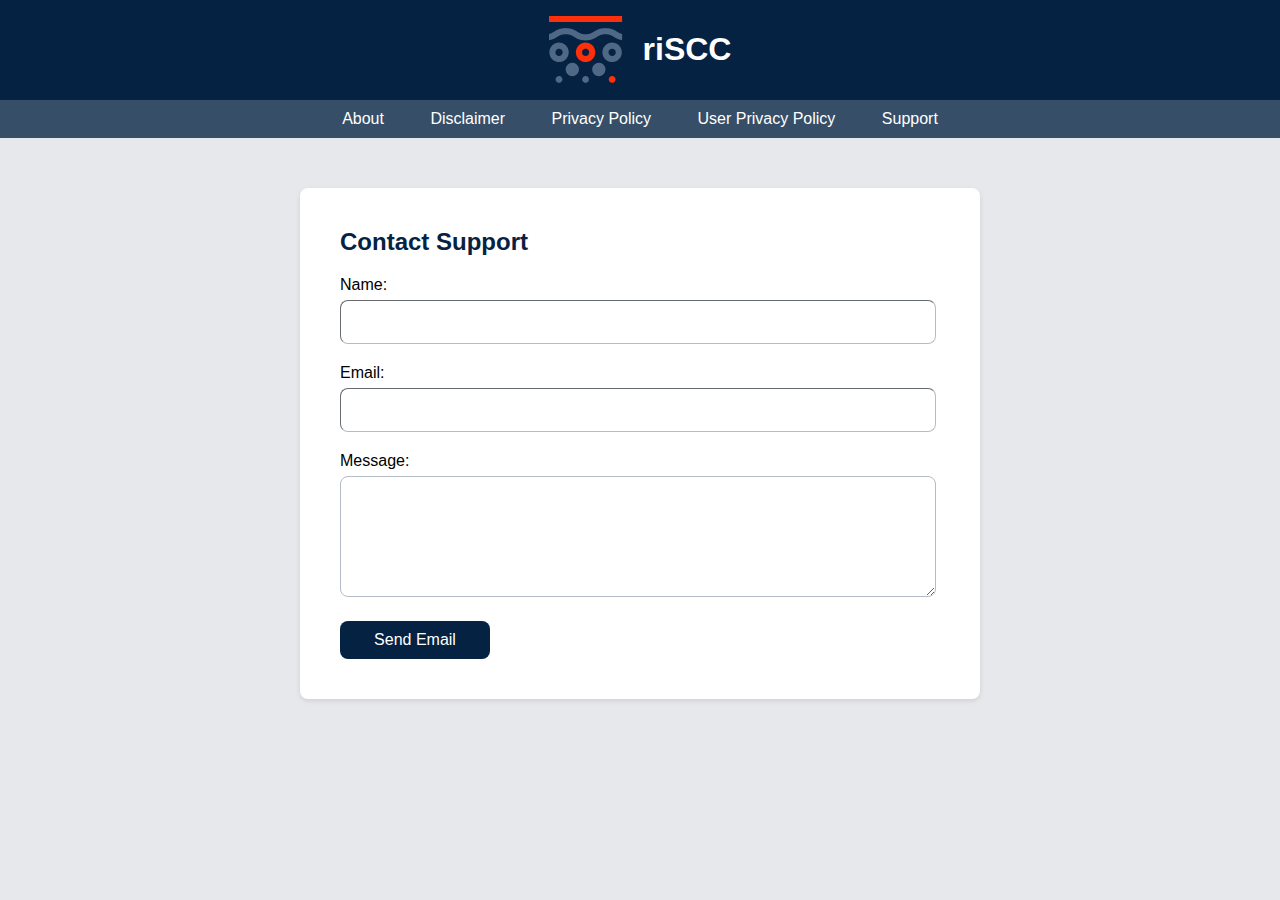
<file: public/support.html>
<!DOCTYPE html>
<html lang="en">
  <head>
    <meta charset="UTF-8" />
    <meta name="viewport" content="width=device-width, initial-scale=1.0" />
    <title>riSCC</title>
    <link rel="stylesheet" href="styles.css" />
    <style>
      header {
        background-color: #052243;
        color: #fff;
        padding: 10px 20px;
        justify-content: center;
        display: flex;
      }
      nav {
        background-color: #364e68;
        padding: 10px;
        text-align: center;
      }
      nav a {
        color: #fff;
        text-decoration: none;
        padding: 8px 16px;
        margin: 0 5px;
        border-radius: 5px;
        transition: background-color 0.3s ease;
      }
      nav a:hover {
        background-color: #697a8e;
      }
      .container {
        max-width: 600px;
        margin: 50px auto;
        padding: 40px;
        background-color: #fff;
        border-radius: 8px;
        box-shadow: 0 2px 5px rgba(0, 0, 0, 0.1);
      }
      form {
        margin-top: 20px;
      }
      label {
        display: block;
        margin-bottom: 6px;
      }
      input[type="text"],
      input[type="email"],
      textarea {
        font-size: 16px;
        width: 95%;
        padding: 12px;
        margin-bottom: 20px;
        border-radius: 8px;
        border-color: #b4bcc6;
        border-width: 1px;
        resize: vertical;
      }
      input[type="submit"] {
        background-color: #052243;
        color: white;
        width: 25%;
        padding: 10px 20px;
        border: none;
        border-radius: 8px;
        cursor: pointer;
        font-size: 16px;
      }
      input[type="submit"]:hover {
        background-color: #364e68;
      }
      img {
        float: left;
        align-self: center;
      }
      #title {
        padding-left: 20px;
      }
      #contact {
        margin-top: 0;
        color: #052243;
      }
    </style>
  </head>
  <body>
    <header>
      <img src="./Layer_1.png" alt="riSCC icon.png" />
      <h1 id="title">riSCC</h1>
    </header>

    <nav>
      <a href="index.html">About</a>
      <a href="disclaimer.html">Disclaimer</a>
      <a href="PrivacyPolicy.html">Privacy Policy</a>
      <a href="userPrivacyPolicy.html">User Privacy Policy</a>
      <a href="support.html">Support</a>
    </nav>
    <div class="container">
      <h2 id="contact">Contact Support</h2>
      <form
        action="mailto:risccapplication@gmail.com"
        method="post"
        enctype="text/plain"
      >
        <label for="name">Name:</label>
        <input type="text" id="name" name="name" required />
        <label for="email">Email:</label>
        <input type="email" id="email" name="email" required />
        <label for="message">Message:</label>
        <textarea id="message" name="message" rows="5" required></textarea>
        <input type="submit" value="Send Email" />
      </form>
    </div>
  </body>
</html>
</file>
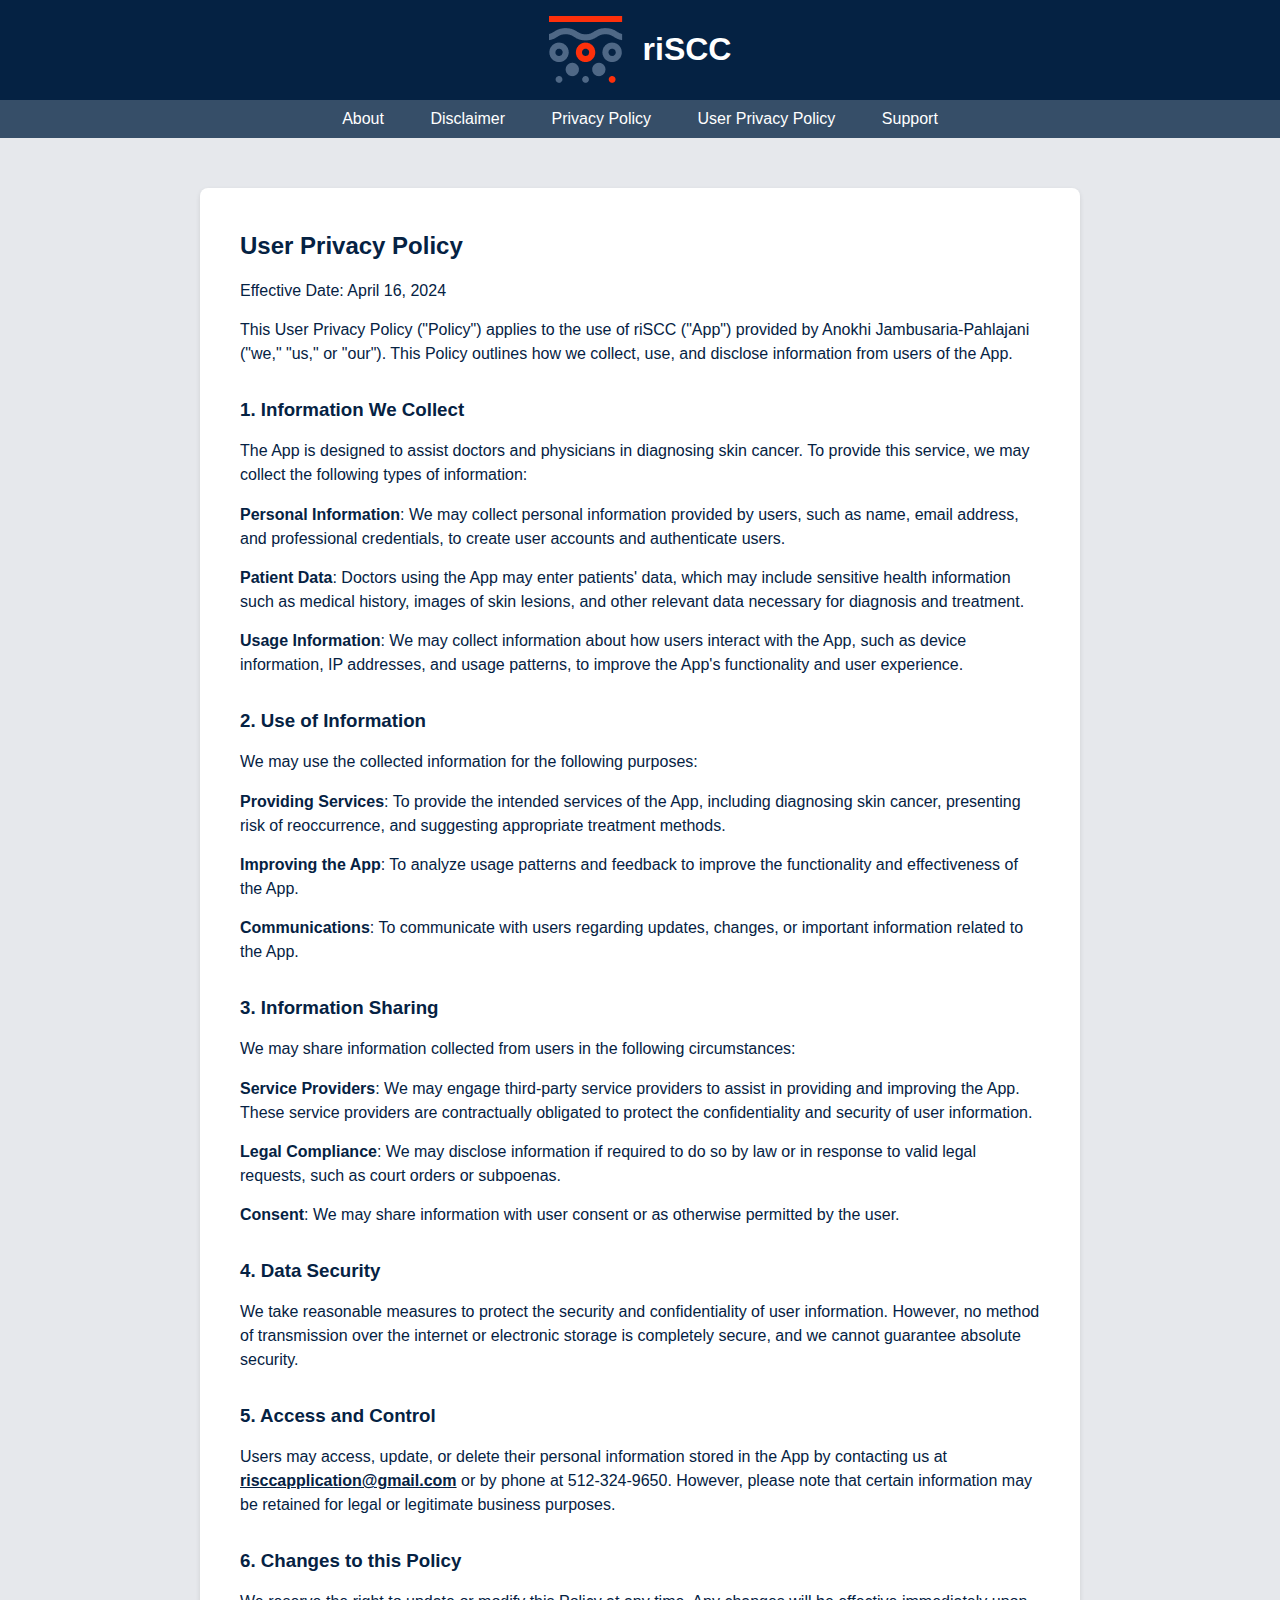
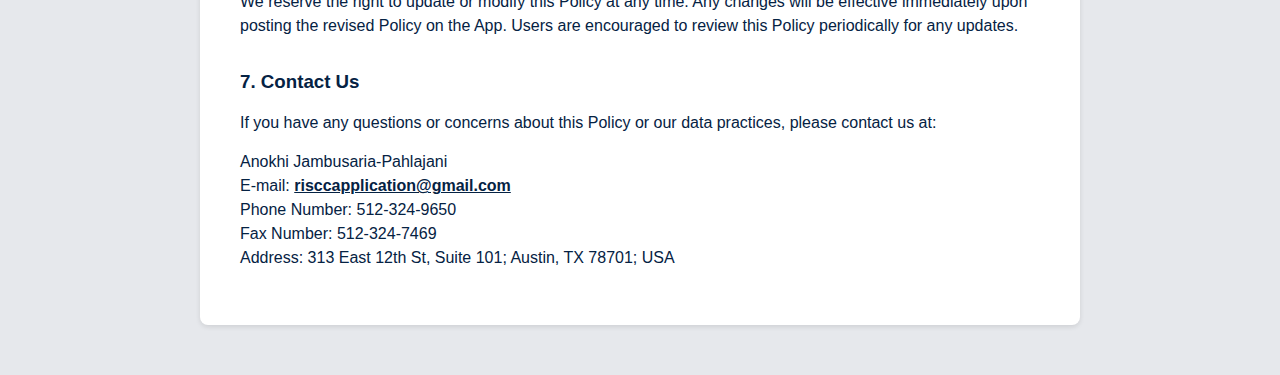
<file: public/userPrivacyPolicy.html>
<!DOCTYPE html>
<html lang="en">
  <head>
    <meta charset="UTF-8" />
    <meta name="viewport" content="width=device-width, initial-scale=1.0" />
    <title>Privacy Policy Preview</title>
    <link rel="stylesheet" href="styles.css" />
    <style>
      h1 {
        padding-left: 20px;
      }
      h2,
      h3,
      p {
        color: #052243;
        line-height: 1.5;
        margin-top: 0;
        margin-bottom: 15px;
      }
      h3 {
        margin-top: 30px;
      }
      ul {
        list-style-type: none;
        padding-left: 0;
      }
      a.email:hover,
      a.email {
        color: #052243;
        text-decoration: inherit;
        font-weight: 600;
        margin-bottom: 15px;
        text-decoration: underline;
      }
    </style>
  </head>
  <body>
    <header>
      <img src="./Layer_1.png" alt="riSCC icon.png" />
      <h1 id="title">riSCC</h1>
    </header>

    <nav>
      <a href="index.html">About</a>
      <a href="disclaimer.html">Disclaimer</a>
      <a href="PrivacyPolicy.html">Privacy Policy</a>
      <a href="userPrivacyPolicy.html">User Privacy Policy</a>
      <a href="support.html">Support</a>
    </nav>
    <div class="container">
      <h2>User Privacy Policy</h2>
      <p>Effective Date: April 16, 2024</p>
      <p>
        This User Privacy Policy ("Policy") applies to the use of riSCC ("App")
        provided by Anokhi Jambusaria-Pahlajani ("we," "us," or "our"). This
        Policy outlines how we collect, use, and disclose information from users
        of the App.
      </p>
      <h3>1. Information We Collect</h3>
      <p>
        The App is designed to assist doctors and physicians in diagnosing skin
        cancer. To provide this service, we may collect the following types of
        information:
      </p>
      <ul>
        <li>
          <p>
            <span>Personal Information</span>: We may collect personal
            information provided by users, such as name, email address, and
            professional credentials, to create user accounts and authenticate
            users.
          </p>
        </li>
        <li>
          <p>
            <span>Patient Data</span>: Doctors using the App may enter patients'
            data, which may include sensitive health information such as medical
            history, images of skin lesions, and other relevant data necessary
            for diagnosis and treatment.
          </p>
        </li>
        <li>
          <p>
            <span>Usage Information</span>: We may collect information about how
            users interact with the App, such as device information, IP
            addresses, and usage patterns, to improve the App's functionality
            and user experience.
          </p>
        </li>
      </ul>
      <h3>2. Use of Information</h3>
      <p>We may use the collected information for the following purposes:</p>
      <ul>
        <li>
          <p>
            <span>Providing Services</span>: To provide the intended services of
            the App, including diagnosing skin cancer, presenting risk of
            reoccurrence, and suggesting appropriate treatment methods.
          </p>
        </li>
        <li>
          <p>
            <span>Improving the App</span>: To analyze usage patterns and
            feedback to improve the functionality and effectiveness of the App.
          </p>
        </li>
        <li>
          <p>
            <span>Communications</span>: To communicate with users regarding
            updates, changes, or important information related to the App.
          </p>
        </li>
      </ul>
      <h3>3. Information Sharing</h3>
      <p>
        We may share information collected from users in the following
        circumstances:
      </p>
      <ul>
        <li>
          <p>
            <span>Service Providers</span>: We may engage third-party service
            providers to assist in providing and improving the App. These
            service providers are contractually obligated to protect the
            confidentiality and security of user information.
          </p>
        </li>
        <li>
          <p>
            <span>Legal Compliance</span>: We may disclose information if
            required to do so by law or in response to valid legal requests,
            such as court orders or subpoenas.
          </p>
        </li>
        <li>
          <p>
            <span>Consent</span>: We may share information with user consent or
            as otherwise permitted by the user.
          </p>
        </li>
      </ul>
      <h3>4. Data Security</h3>
      <p>
        We take reasonable measures to protect the security and confidentiality
        of user information. However, no method of transmission over the
        internet or electronic storage is completely secure, and we cannot
        guarantee absolute security.
      </p>
      <h3>5. Access and Control</h3>
      <p>
        Users may access, update, or delete their personal information stored in
        the App by contacting us at
        <a class="email" href="mailto:risccapplication@gmail.com"
          >risccapplication@gmail.com</a
        >
        or by phone at 512-324-9650. However, please note that certain
        information may be retained for legal or legitimate business purposes.
      </p>
      <h3>6. Changes to this Policy</h3>
      <p>
        We reserve the right to update or modify this Policy at any time. Any
        changes will be effective immediately upon posting the revised Policy on
        the App. Users are encouraged to review this Policy periodically for any
        updates.
      </p>
      <h3>7. Contact Us</h3>
      <p>
        If you have any questions or concerns about this Policy or our data
        practices, please contact us at:
      </p>
      <p>
        Anokhi Jambusaria-Pahlajani<br />
        E-mail:
        <a class="email" href="mailto:risccapplication@gmail.com"
          >risccapplication@gmail.com</a
        ><br />
        Phone Number: 512-324-9650<br />
        Fax Number: 512-324-7469<br />
        Address: 313 East 12th St, Suite 101; Austin, TX 78701; USA
      </p>
    </div>
  </body>
</html>
</file>
<file: public/styles.css>
body {
  font-family: "Roboto", sans-serif;
  margin: 0;
  padding: 0;
  box-sizing: border-box;
  background-color: #e6e8ec;
}
.container {
  max-width: 800px;
  margin: 50px auto;
  padding: 40px;
  background-color: #fff;
  border-radius: 8px;
  box-shadow: 0 2px 5px rgba(0, 0, 0, 0.1);
}
header {
  background-color: #052243;
  color: #fff;
  padding: 10px 20px;
  justify-content: center;
  display: flex;
}
img {
  float: left;
  align-self: center;
}
nav {
  background-color: #364e68;
  padding: 10px;
  text-align: center;
}
nav a {
  color: #fff;
  text-decoration: none;
  padding: 8px 16px;
  margin: 0 5px;
  border-radius: 5px;
  transition: background-color 0.3s ease;
}
nav a:hover {
  background-color: #697a8e;
}
span {
  font-weight: bold;
}
</file>
